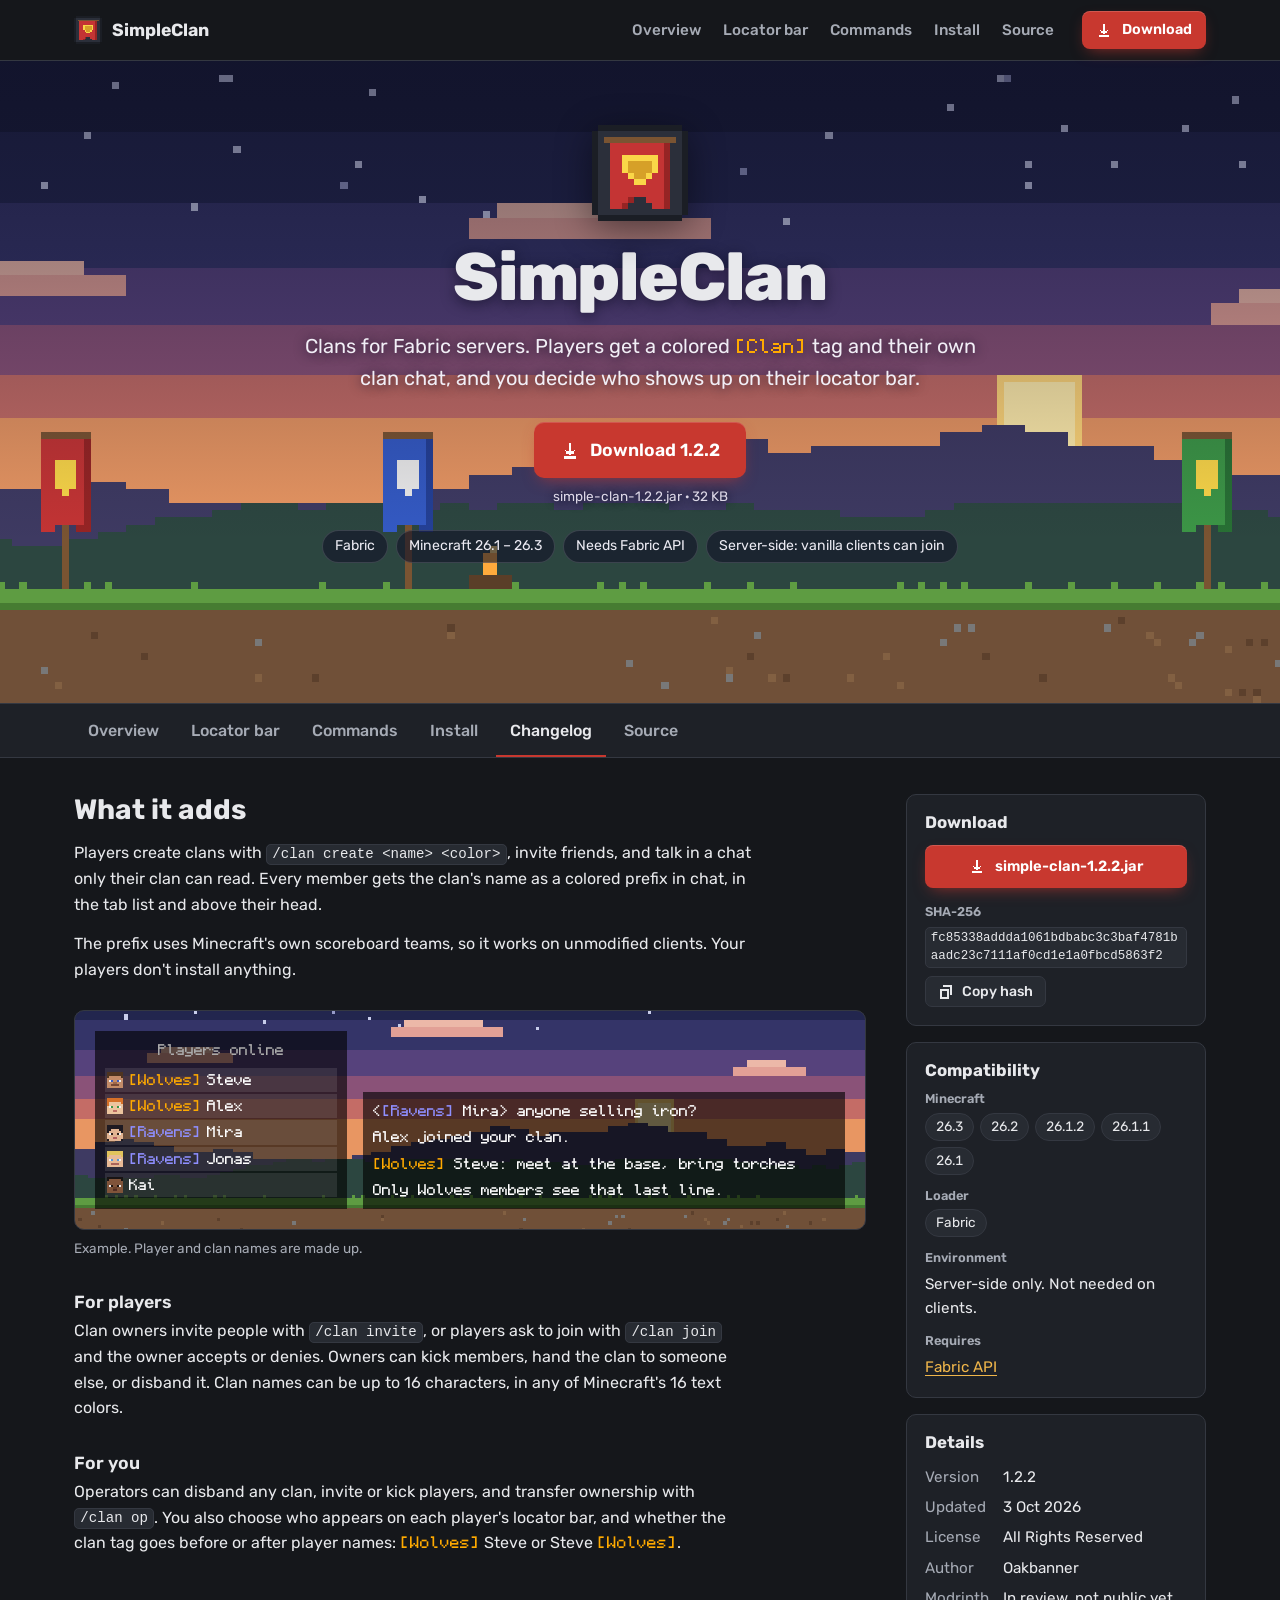
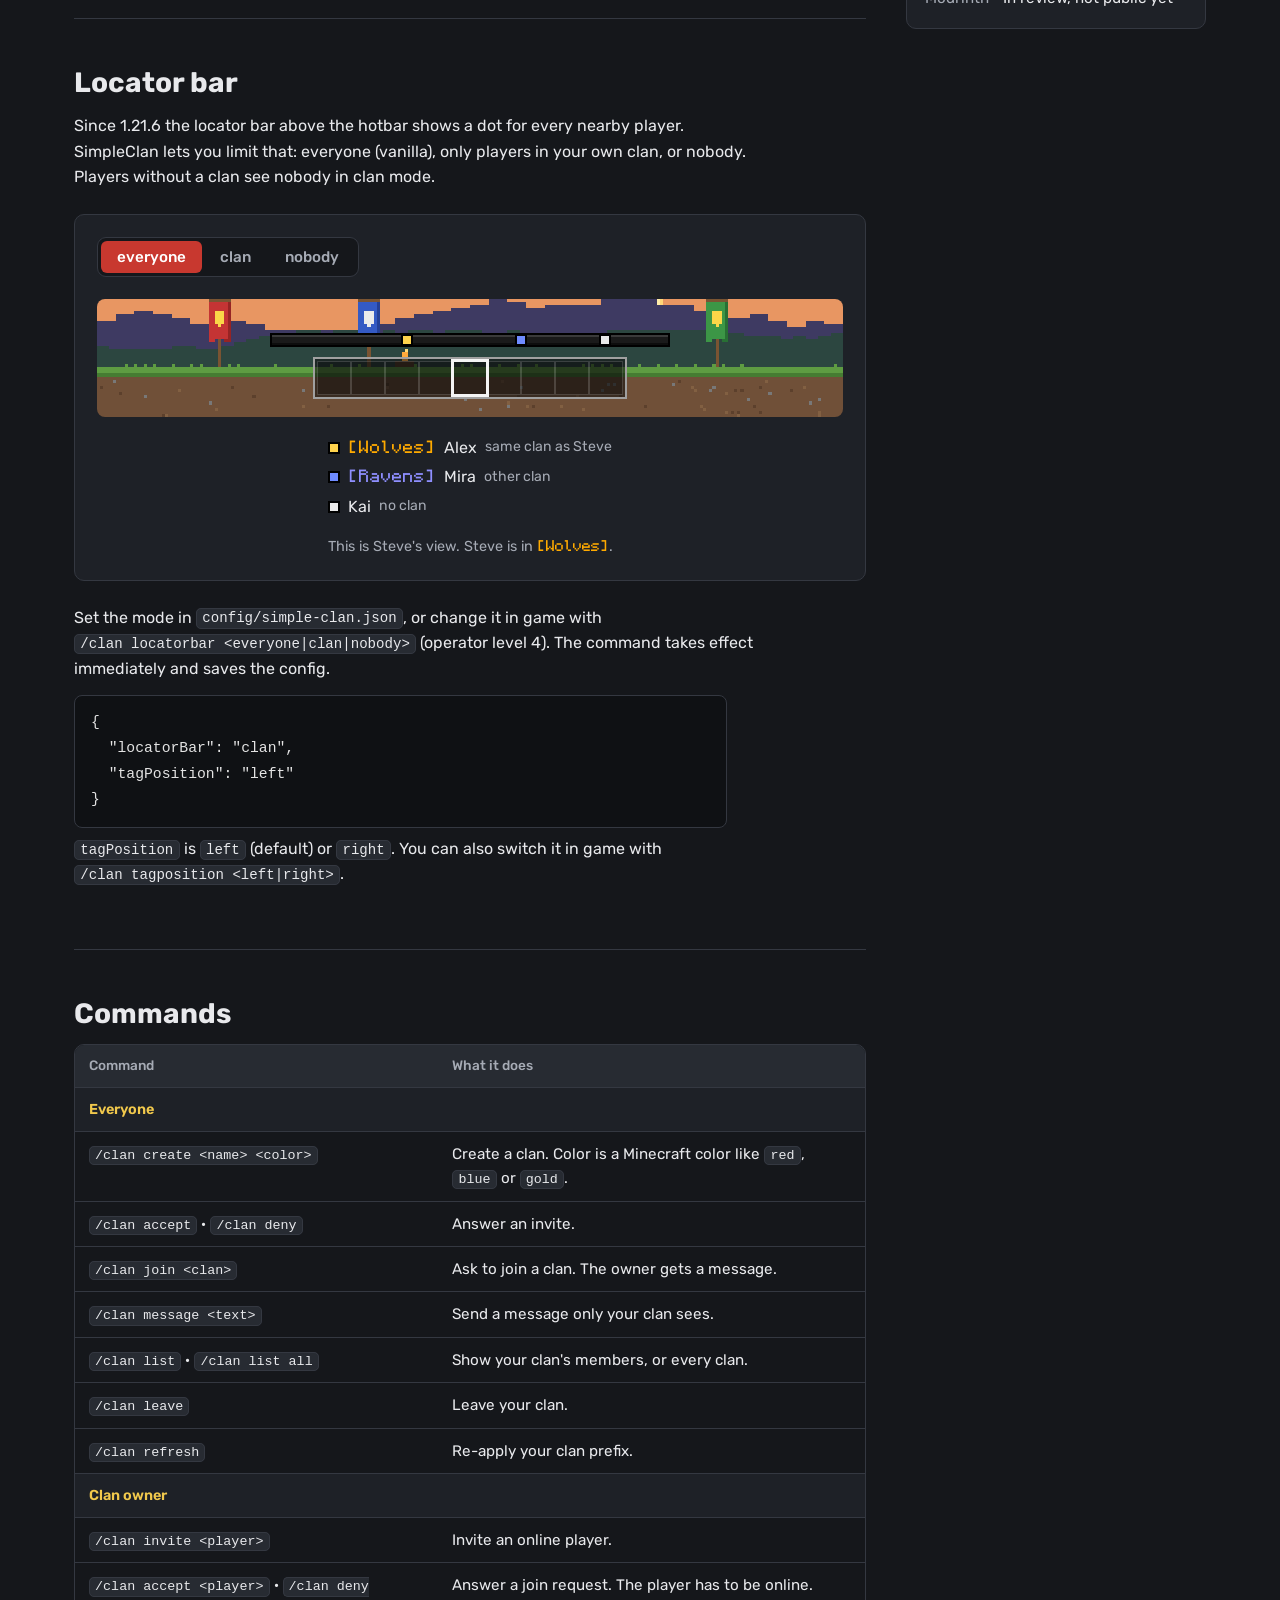
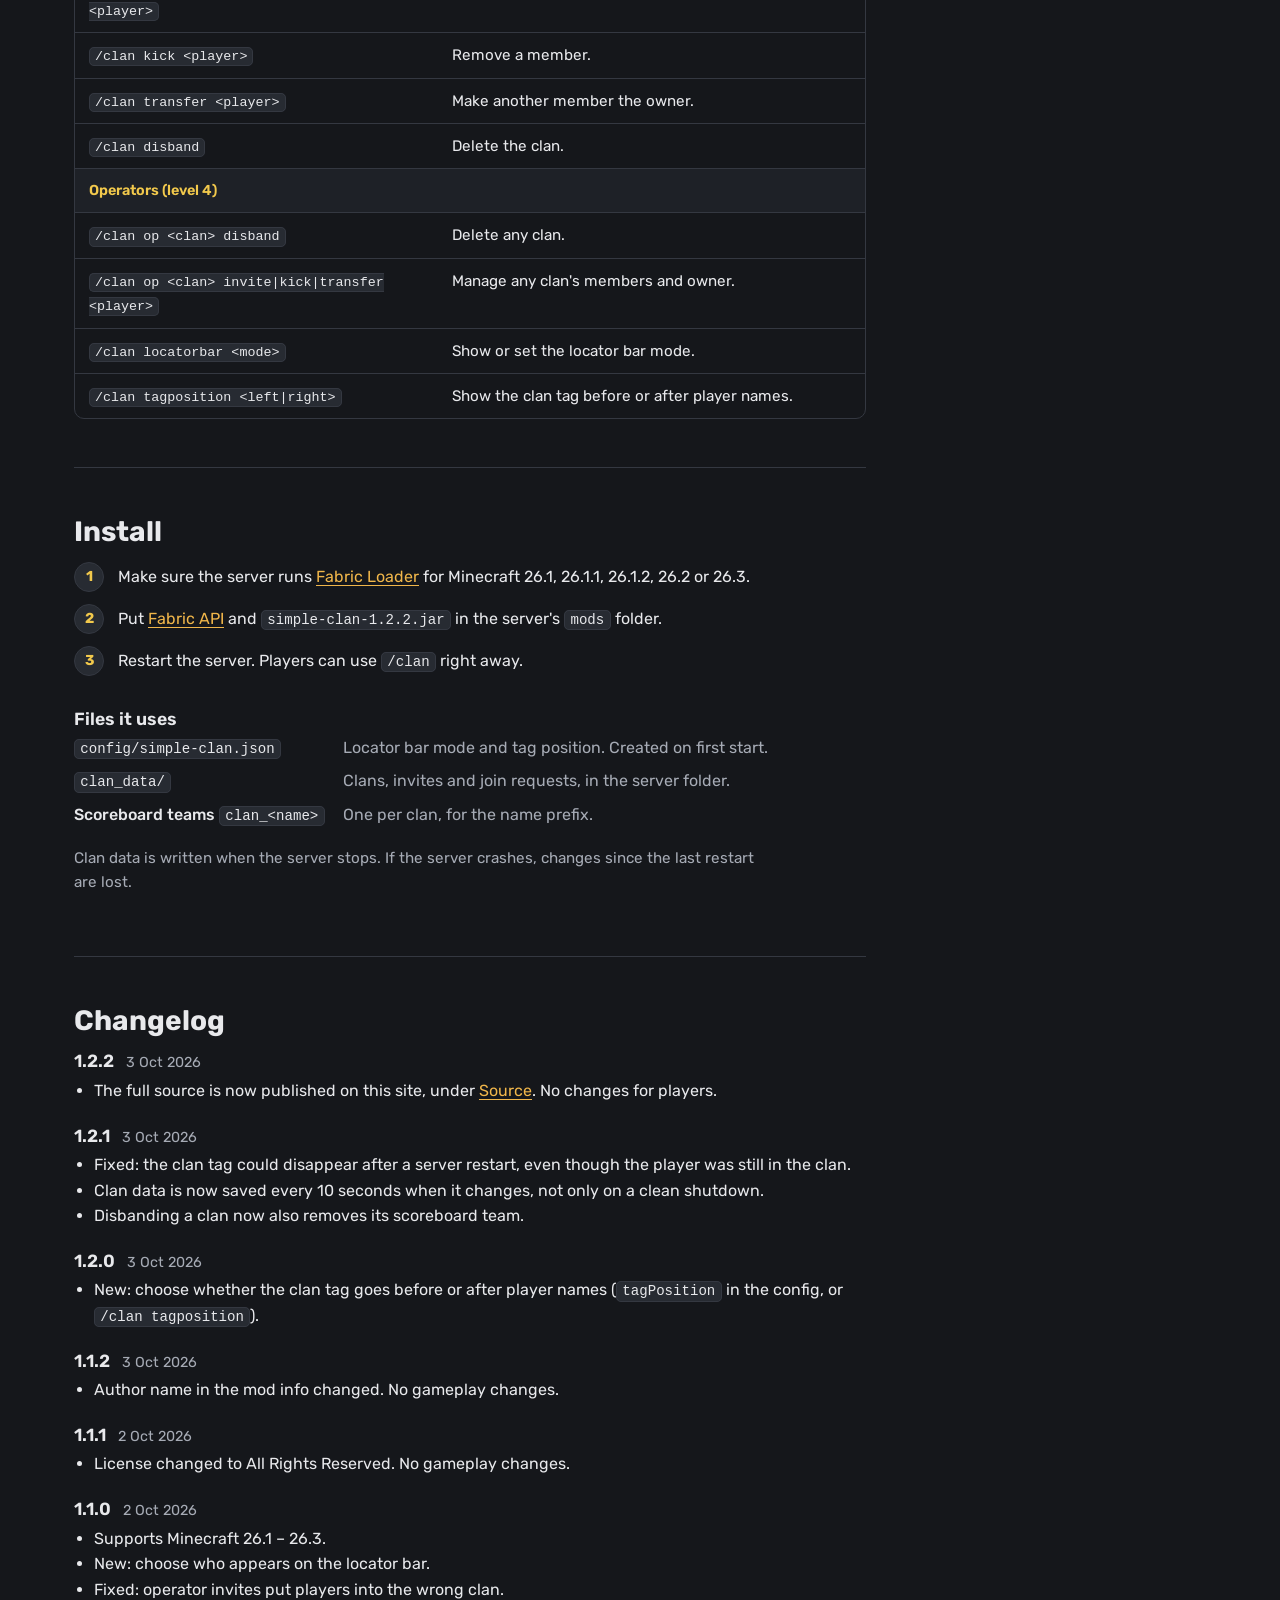
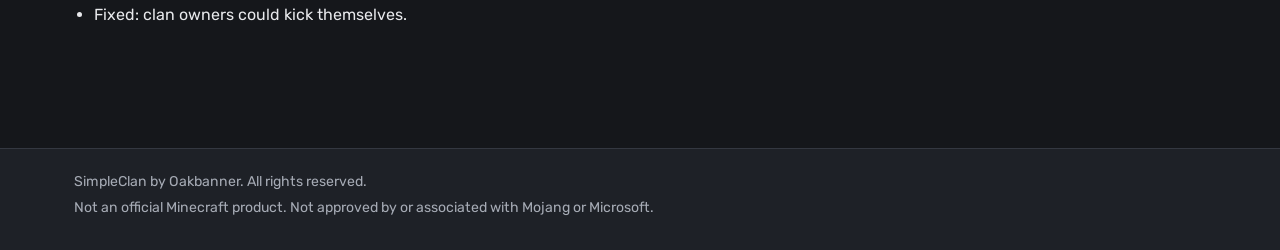
<file: index.html>
<!doctype html>
<html lang="en">
<head>
<meta charset="utf-8">
<meta name="viewport" content="width=device-width, initial-scale=1">
<title>SimpleClan: clans for Fabric servers</title>
<meta name="description" content="SimpleClan is a server-side Fabric mod for Minecraft 26.1 to 26.3. Players get colored clan tags and clan chat, and admins choose who appears on the locator bar.">
<meta name="theme-color" content="#c8382f">
<meta property="og:type" content="website">
<meta property="og:site_name" content="Minecraft mod for Fabric 26.x">
<meta property="og:url" content="https://diffrentguesser.github.io/simpleclan/">
<meta property="og:title" content="SimpleClan">
<meta property="og:description" content="Clans for Fabric servers: colored [Clan] tags, clan chat, and locator bar control. Server-side only.">
<meta property="og:image" content="https://diffrentguesser.github.io/simpleclan/assets/og.png">
<meta property="og:image:width" content="1200">
<meta property="og:image:height" content="630">
<meta property="og:image:alt" content="SimpleClan: a red clan banner over a pixel-art Minecraft dusk landscape">
<meta name="twitter:card" content="summary_large_image">
<meta name="twitter:image" content="https://diffrentguesser.github.io/simpleclan/assets/og.png">
<link rel="icon" type="image/png" href="assets/icon.png">
<link rel="preload" href="assets/fonts/rubik.woff2" as="font" type="font/woff2" crossorigin>
<link rel="stylesheet" href="style.css">
</head>
<body>
<!--
THESIS: The familiar mod-site page (Geyser-style scene hero, Modrinth-style project layout), done with care, so a server admin can judge SimpleClan in under a minute.
OWN-WORLD: Dark slate page (#15171b), raised panels, banner red #c8382f as the one action color, banner gold for highlights, Minecraft chat colors only inside in-game examples. Rubik for text, Monocraft for in-game lettering, hand-drawn pixel scene and pixel icons.
STORY: An admin learns what players get (tags, clan chat), sees the locator bar modes working, checks commands and files touched, and downloads the jar.
FIRST VIEWPORT: Full-bleed pixel dusk scene with three clan banners; centered icon, "SimpleClan", one-line pitch, red Download button plus jar size, meta row (Fabric, 26.1–26.3, server-side).
FORM: canon (category standard), user-chosen; seed d706c2dd.
FINISH: unreviewed and undocumented is unfinished; this build ends with the finish review, the verdict, DESIGN.md, and every shipping raster carrying its provenance
-->
<a class="skip" href="#main">Skip to content</a>

<header class="topbar">
  <div class="wrap topbar-inner">
    <a class="brand" href="#top" aria-label="SimpleClan home">
      <img src="assets/icon.png" width="28" height="28" alt="">
      <span>SimpleClan</span>
    </a>
    <nav class="topnav" aria-label="Sections">
      <a href="#overview">Overview</a>
      <a href="#locator-bar">Locator bar</a>
      <a href="#commands">Commands</a>
      <a href="#install">Install</a>
      <a href="source.html">Source</a>
    </nav>
    <a class="btn btn-small" href="downloads/simple-clan-1.2.2.jar" download>
      <svg class="ico" viewBox="0 0 16 16" aria-hidden="true"><path d="M7 2h2v7h2v2H9v1H7v-1H5V9h2zM3 13h10v2H3z"/><path d="M4 8h1v1H4zm7 0h1v1h-1z"/></svg>
      Download
    </a>
  </div>
</header>

<section class="hero" id="top" aria-labelledby="hero-title">
  <div class="hero-scene" aria-hidden="true"></div>
  <div class="wrap hero-inner">
    <img class="hero-icon" src="assets/icon.png" width="96" height="96" alt="SimpleClan icon: a red banner with a gold shield">
    <h1 id="hero-title">SimpleClan</h1>
    <p class="hero-pitch">Clans for Fabric servers. Players get a colored <span class="tag tag-gold">[Clan]</span> tag and their own clan chat, and you decide who shows up on their locator bar.</p>
    <div class="hero-actions">
      <a class="btn btn-big" href="downloads/simple-clan-1.2.2.jar" download>
        <svg class="ico" viewBox="0 0 16 16" aria-hidden="true"><path d="M7 2h2v7h2v2H9v1H7v-1H5V9h2zM3 13h10v2H3z"/><path d="M4 8h1v1H4zm7 0h1v1h-1z"/></svg>
        Download 1.2.2
      </a>
      <span class="hero-file">simple-clan-1.2.2.jar · 32 KB</span>
    </div>
    <ul class="hero-meta" aria-label="Compatibility">
      <li>Fabric</li>
      <li>Minecraft 26.1 – 26.3</li>
      <li>Needs Fabric API</li>
      <li>Server-side: vanilla clients can join</li>
    </ul>
  </div>
</section>

<nav class="tabs" aria-label="Page sections">
  <div class="wrap tabs-inner">
    <a href="#overview" class="on">Overview</a>
    <a href="#locator-bar">Locator bar</a>
    <a href="#commands">Commands</a>
    <a href="#install">Install</a>
    <a href="#changelog">Changelog</a>
    <a href="source.html">Source</a>
  </div>
</nav>

<div class="wrap layout">
  <main id="main">

    <section id="overview" class="block" aria-labelledby="overview-title">
      <h2 id="overview-title">What it adds</h2>
      <p>Players create clans with <code>/clan create &lt;name&gt; &lt;color&gt;</code>, invite friends, and talk in a chat only their clan can read. Every member gets the clan's name as a colored prefix in chat, in the tab list and above their head.</p>
      <p>The prefix uses Minecraft's own scoreboard teams, so it works on unmodified clients. Your players don't install anything.</p>

      <figure class="ingame" aria-label="Example of SimpleClan in game">
        <div class="ingame-view">
        <div class="tablist" role="img" aria-label="Tab list showing players with clan prefixes">
          <div class="tablist-title">Players online</div>
          <ul>
            <li><span class="face" style="--f:0"></span><span class="mc-gold">[Wolves] </span>Steve</li>
            <li><span class="face" style="--f:1"></span><span class="mc-gold">[Wolves] </span>Alex</li>
            <li><span class="face" style="--f:2"></span><span class="mc-blue">[Ravens] </span>Mira</li>
            <li><span class="face" style="--f:3"></span><span class="mc-blue">[Ravens] </span>Jonas</li>
            <li><span class="face" style="--f:4"></span>Kai</li>
          </ul>
        </div>
        <div class="chatbox" role="img" aria-label="Chat showing a public message and a clan-only message">
          <p>&lt;<span class="mc-blue">[Ravens] </span>Mira&gt; anyone selling iron?</p>
          <p class="mc-green">Alex joined your clan.</p>
          <p><span class="mc-gold">[Wolves] </span>Steve: meet at the base, bring torches</p>
          <p class="mc-gray">Only Wolves members see that last line.</p>
        </div>
        </div>
        <figcaption>Example. Player and clan names are made up.</figcaption>
      </figure>

      <h3>For players</h3>
      <p>Clan owners invite people with <code>/clan invite</code>, or players ask to join with <code>/clan join</code> and the owner accepts or denies. Owners can kick members, hand the clan to someone else, or disband it. Clan names can be up to 16 characters, in any of Minecraft's 16 text colors.</p>

      <h3>For you</h3>
      <p>Operators can disband any clan, invite or kick players, and transfer ownership with <code>/clan op</code>. You also choose who appears on each player's locator bar, and whether the clan tag goes before or after player names: <span class="tag tag-gold">[Wolves]</span> Steve or Steve <span class="tag tag-gold">[Wolves]</span>.</p>
    </section>

    <section id="locator-bar" class="block" aria-labelledby="locator-title">
      <h2 id="locator-title">Locator bar</h2>
      <p>Since 1.21.6 the locator bar above the hotbar shows a dot for every nearby player. SimpleClan lets you limit that: everyone (vanilla), only players in your own clan, or nobody. Players without a clan see nobody in clan mode.</p>

      <div class="locator" data-mode="everyone">
        <div class="seg" role="radiogroup" aria-label="Locator bar mode">
          <button type="button" role="radio" aria-checked="true" data-set="everyone">everyone</button>
          <button type="button" role="radio" aria-checked="false" data-set="clan">clan</button>
          <button type="button" role="radio" aria-checked="false" data-set="nobody">nobody</button>
        </div>

        <div class="bar-stage">
          <div class="bar" role="img" aria-live="polite" aria-label="Steve's locator bar showing 3 players">
            <span class="dot dot-alex" data-show="everyone clan"></span>
            <span class="dot dot-mira" data-show="everyone"></span>
            <span class="dot dot-kai" data-show="everyone"></span>
          </div>
          <div class="hotbar" aria-hidden="true"><i></i><i></i><i></i><i></i><i class="sel"></i><i></i><i></i><i></i><i></i></div>
        </div>

        <ul class="legend">
          <li data-show="everyone clan"><span class="swatch sw-alex"></span><span class="mc-gold">[Wolves]</span> Alex <em>same clan as Steve</em></li>
          <li data-show="everyone"><span class="swatch sw-mira"></span><span class="mc-blue">[Ravens]</span> Mira <em>other clan</em></li>
          <li data-show="everyone"><span class="swatch sw-kai"></span>Kai <em>no clan</em></li>
        </ul>
        <p class="locator-note">This is Steve's view. Steve is in <span class="mc-gold">[Wolves]</span>.</p>
      </div>

      <p>Set the mode in <code>config/simple-clan.json</code>, or change it in game with <code>/clan locatorbar &lt;everyone|clan|nobody&gt;</code> (operator level 4). The command takes effect immediately and saves the config.</p>
<pre class="code"><code>{
  "locatorBar": "clan",
  "tagPosition": "left"
}</code></pre>
      <p><code>tagPosition</code> is <code>left</code> (default) or <code>right</code>. You can also switch it in game with <code>/clan tagposition &lt;left|right&gt;</code>.</p>
    </section>

    <section id="commands" class="block" aria-labelledby="commands-title">
      <h2 id="commands-title">Commands</h2>
      <div class="table-wrap">
        <table>
          <caption class="sr">All SimpleClan commands</caption>
          <thead><tr><th scope="col">Command</th><th scope="col">What it does</th></tr></thead>
          <tbody>
            <tr class="group"><th colspan="2" scope="colgroup">Everyone</th></tr>
            <tr><td><code>/clan create &lt;name&gt; &lt;color&gt;</code></td><td>Create a clan. Color is a Minecraft color like <code>red</code>, <code>blue</code> or <code>gold</code>.</td></tr>
            <tr><td><code>/clan accept</code> · <code>/clan deny</code></td><td>Answer an invite.</td></tr>
            <tr><td><code>/clan join &lt;clan&gt;</code></td><td>Ask to join a clan. The owner gets a message.</td></tr>
            <tr><td><code>/clan message &lt;text&gt;</code></td><td>Send a message only your clan sees.</td></tr>
            <tr><td><code>/clan list</code> · <code>/clan list all</code></td><td>Show your clan's members, or every clan.</td></tr>
            <tr><td><code>/clan leave</code></td><td>Leave your clan.</td></tr>
            <tr><td><code>/clan refresh</code></td><td>Re-apply your clan prefix.</td></tr>
            <tr class="group"><th colspan="2" scope="colgroup">Clan owner</th></tr>
            <tr><td><code>/clan invite &lt;player&gt;</code></td><td>Invite an online player.</td></tr>
            <tr><td><code>/clan accept &lt;player&gt;</code> · <code>/clan deny &lt;player&gt;</code></td><td>Answer a join request. The player has to be online.</td></tr>
            <tr><td><code>/clan kick &lt;player&gt;</code></td><td>Remove a member.</td></tr>
            <tr><td><code>/clan transfer &lt;player&gt;</code></td><td>Make another member the owner.</td></tr>
            <tr><td><code>/clan disband</code></td><td>Delete the clan.</td></tr>
            <tr class="group"><th colspan="2" scope="colgroup">Operators (level 4)</th></tr>
            <tr><td><code>/clan op &lt;clan&gt; disband</code></td><td>Delete any clan.</td></tr>
            <tr><td><code>/clan op &lt;clan&gt; invite|kick|transfer &lt;player&gt;</code></td><td>Manage any clan's members and owner.</td></tr>
            <tr><td><code>/clan locatorbar &lt;mode&gt;</code></td><td>Show or set the locator bar mode.</td></tr>
            <tr><td><code>/clan tagposition &lt;left|right&gt;</code></td><td>Show the clan tag before or after player names.</td></tr>
          </tbody>
        </table>
      </div>
    </section>

    <section id="install" class="block" aria-labelledby="install-title">
      <h2 id="install-title">Install</h2>
      <ol class="steps">
        <li><span>Make sure the server runs <a href="https://fabricmc.net/use/server/">Fabric Loader</a> for Minecraft 26.1, 26.1.1, 26.1.2, 26.2 or 26.3.</span></li>
        <li><span>Put <a href="https://modrinth.com/mod/fabric-api">Fabric API</a> and <code>simple-clan-1.2.2.jar</code> in the server's <code>mods</code> folder.</span></li>
        <li><span>Restart the server. Players can use <code>/clan</code> right away.</span></li>
      </ol>

      <h3>Files it uses</h3>
      <dl class="files">
        <dt><code>config/simple-clan.json</code></dt><dd>Locator bar mode and tag position. Created on first start.</dd>
        <dt><code>clan_data/</code></dt><dd>Clans, invites and join requests, in the server folder.</dd>
        <dt>Scoreboard teams <code>clan_&lt;name&gt;</code></dt><dd>One per clan, for the name prefix.</dd>
      </dl>
      <p class="note">Clan data is written when the server stops. If the server crashes, changes since the last restart are lost.</p>
    </section>

    <section id="changelog" class="block" aria-labelledby="changelog-title">
      <h2 id="changelog-title">Changelog</h2>
      <article class="release">
        <h3>1.2.2 <time datetime="2026-10-03">3 Oct 2026</time></h3>
        <ul><li>The full source is now published on this site, under <a href="source.html">Source</a>. No changes for players.</li></ul>
      </article>
      <article class="release">
        <h3>1.2.1 <time datetime="2026-10-03">3 Oct 2026</time></h3>
        <ul>
          <li>Fixed: the clan tag could disappear after a server restart, even though the player was still in the clan.</li>
          <li>Clan data is now saved every 10 seconds when it changes, not only on a clean shutdown.</li>
          <li>Disbanding a clan now also removes its scoreboard team.</li>
        </ul>
      </article>
      <article class="release">
        <h3>1.2.0 <time datetime="2026-10-03">3 Oct 2026</time></h3>
        <ul><li>New: choose whether the clan tag goes before or after player names (<code>tagPosition</code> in the config, or <code>/clan tagposition</code>).</li></ul>
      </article>
      <article class="release">
        <h3>1.1.2 <time datetime="2026-10-03">3 Oct 2026</time></h3>
        <ul><li>Author name in the mod info changed. No gameplay changes.</li></ul>
      </article>
      <article class="release">
        <h3>1.1.1 <time datetime="2026-10-02">2 Oct 2026</time></h3>
        <ul><li>License changed to All Rights Reserved. No gameplay changes.</li></ul>
      </article>
      <article class="release">
        <h3>1.1.0 <time datetime="2026-10-02">2 Oct 2026</time></h3>
        <ul>
          <li>Supports Minecraft 26.1 – 26.3.</li>
          <li>New: choose who appears on the locator bar.</li>
          <li>Fixed: operator invites put players into the wrong clan.</li>
          <li>Fixed: clan owners could kick themselves.</li>
        </ul>
      </article>
    </section>
  </main>

  <aside class="side" aria-label="Project details">
    <section class="panel">
      <h2>Download</h2>
      <a class="btn btn-block" href="downloads/simple-clan-1.2.2.jar" download>
        <svg class="ico" viewBox="0 0 16 16" aria-hidden="true"><path d="M7 2h2v7h2v2H9v1H7v-1H5V9h2zM3 13h10v2H3z"/><path d="M4 8h1v1H4zm7 0h1v1h-1z"/></svg>
        simple-clan-1.2.2.jar
      </a>
      <p class="hash-label">SHA-256</p>
      <p class="hash"><code id="sha">fc85338addda1061bdbabc3c3baf4781baadc23c7111af0cd1e1a0fbcd5863f2</code></p>
      <button type="button" class="copy" data-copy="#sha">
        <svg class="ico" viewBox="0 0 16 16" aria-hidden="true"><path d="M5 1h9v10h-2V3H5zM2 5h9v10H2zm2 2v6h5V7z"/></svg>
        <span>Copy hash</span>
      </button>
    </section>

    <section class="panel">
      <h2>Compatibility</h2>
      <h3>Minecraft</h3>
      <ul class="chips"><li>26.3</li><li>26.2</li><li>26.1.2</li><li>26.1.1</li><li>26.1</li></ul>
      <h3>Loader</h3>
      <ul class="chips"><li>Fabric</li></ul>
      <h3>Environment</h3>
      <p>Server-side only. Not needed on clients.</p>
      <h3>Requires</h3>
      <p><a href="https://modrinth.com/mod/fabric-api">Fabric API</a></p>
    </section>

    <section class="panel">
      <h2>Details</h2>
      <dl class="details">
        <dt>Version</dt><dd>1.2.2</dd>
        <dt>Updated</dt><dd><time datetime="2026-10-03">3 Oct 2026</time></dd>
        <dt>License</dt><dd>All Rights Reserved</dd>
        <dt>Author</dt><dd>Oakbanner</dd>
        <dt>Modrinth</dt><dd>In review, not public yet</dd>
      </dl>
    </section>
  </aside>
</div>

<footer class="foot">
  <div class="wrap foot-inner">
    <p>SimpleClan by Oakbanner. All rights reserved.</p>
    <p>Not an official Minecraft product. Not approved by or associated with Mojang or Microsoft.</p>
  </div>
</footer>

<script src="main.js" defer></script>
</body>
</html>
</file>
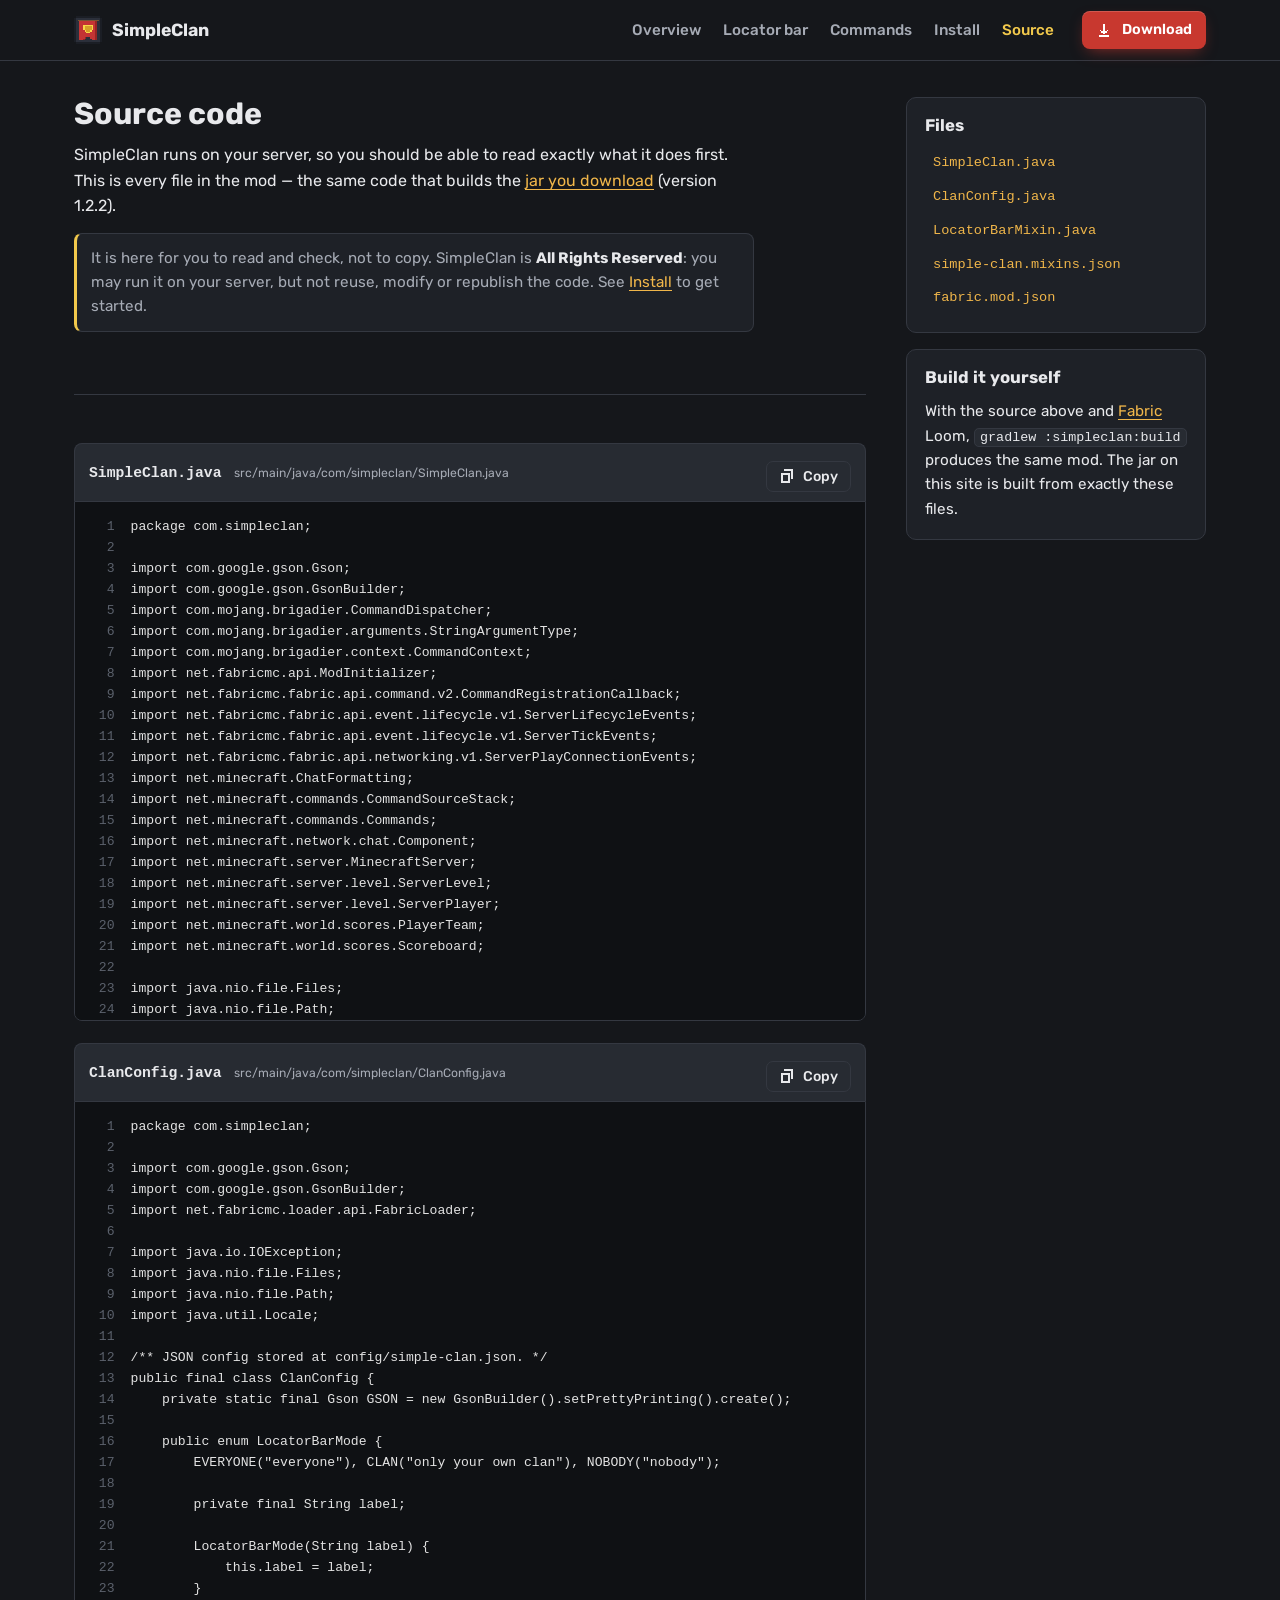
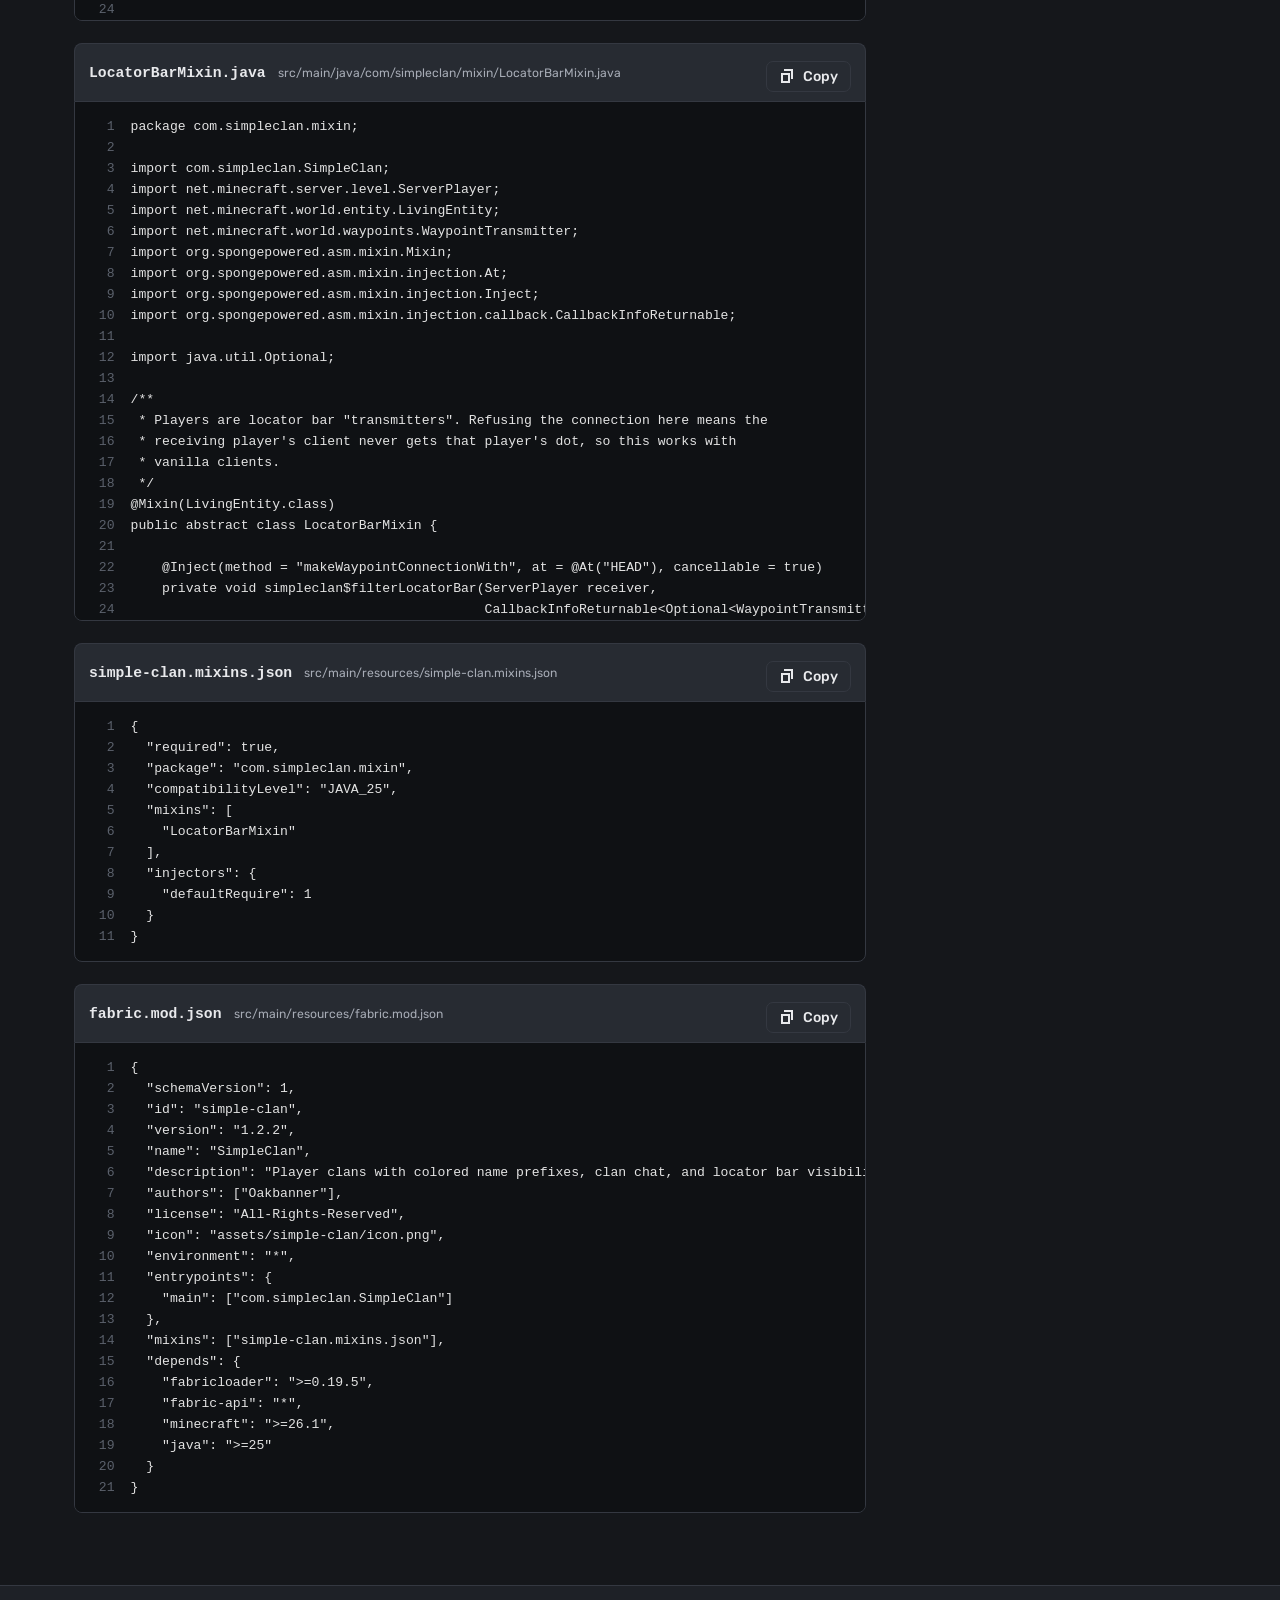
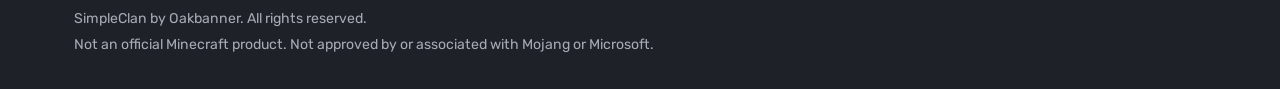
<file: source.html>
<!doctype html>
<html lang="en">
<head>
<meta charset="utf-8">
<meta name="viewport" content="width=device-width, initial-scale=1">
<title>SimpleClan source</title>
<meta name="description" content="The full source of SimpleClan, a server-side Fabric mod, so you can read exactly what it does before running it. Source-available, All Rights Reserved.">
<meta name="theme-color" content="#c8382f">
<meta property="og:type" content="website">
<meta property="og:site_name" content="Minecraft mod for Fabric 26.x">
<meta property="og:url" content="https://diffrentguesser.github.io/simpleclan/source.html">
<meta property="og:title" content="SimpleClan source">
<meta property="og:description" content="Read every line of SimpleClan before you run it. Server-side Fabric mod, source-available.">
<meta property="og:image" content="https://diffrentguesser.github.io/simpleclan/assets/og.png">
<meta property="og:image:width" content="1200">
<meta property="og:image:height" content="630">
<meta name="twitter:card" content="summary_large_image">
<meta name="twitter:image" content="https://diffrentguesser.github.io/simpleclan/assets/og.png">
<link rel="icon" type="image/png" href="assets/icon.png">
<link rel="preload" href="assets/fonts/rubik.woff2" as="font" type="font/woff2" crossorigin>
<link rel="stylesheet" href="style.css">
</head>
<body>
<a class="skip" href="#main">Skip to content</a>

<header class="topbar">
  <div class="wrap topbar-inner">
    <a class="brand" href="index.html" aria-label="SimpleClan home">
      <img src="assets/icon.png" width="28" height="28" alt="">
      <span>SimpleClan</span>
    </a>
    <nav class="topnav" aria-label="Sections">
      <a href="index.html#overview">Overview</a>
      <a href="index.html#locator-bar">Locator bar</a>
      <a href="index.html#commands">Commands</a>
      <a href="index.html#install">Install</a>
      <a href="source.html" aria-current="page">Source</a>
    </nav>
    <a class="btn btn-small" href="downloads/simple-clan-1.2.2.jar" download>
      <svg class="ico" viewBox="0 0 16 16" aria-hidden="true"><path d="M7 2h2v7h2v2H9v1H7v-1H5V9h2zM3 13h10v2H3z"/><path d="M4 8h1v1H4zm7 0h1v1h-1z"/></svg>
      Download
    </a>
  </div>
</header>

<div class="wrap layout layout-source">
  <main id="main">
    <section class="block">
      <h1 class="src-title">Source code</h1>
      <p>SimpleClan runs on your server, so you should be able to read exactly what it does first. This is every file in the mod &mdash; the same code that builds the <a href="downloads/simple-clan-1.2.2.jar" download>jar you download</a> (version 1.2.2).</p>
      <p class="src-note">It is here for you to read and check, not to copy. SimpleClan is <strong>All Rights Reserved</strong>: you may run it on your server, but not reuse, modify or republish the code. See <a href="index.html#install">Install</a> to get started.</p>
    </section>

    <section class="src-file" id="simpleclan-java">
  <div class="src-head">
    <div><span class="src-name">SimpleClan.java</span>
      <span class="src-path">src/main/java/com/simpleclan/SimpleClan.java</span></div>
    <button type="button" class="copy src-copy" data-file="simpleclan-java">
      <svg class="ico" viewBox="0 0 16 16" aria-hidden="true"><path d="M5 1h9v10h-2V3H5zM2 5h9v10H2zm2 2v6h5V7z"/></svg>
      <span>Copy</span>
    </button>
  </div>
  <pre class="src-code"><code id="code-simpleclan-java"><span class="src-ln"></span>package com.simpleclan;
<span class="src-ln"></span>&#8203;
<span class="src-ln"></span>import com.google.gson.Gson;
<span class="src-ln"></span>import com.google.gson.GsonBuilder;
<span class="src-ln"></span>import com.mojang.brigadier.CommandDispatcher;
<span class="src-ln"></span>import com.mojang.brigadier.arguments.StringArgumentType;
<span class="src-ln"></span>import com.mojang.brigadier.context.CommandContext;
<span class="src-ln"></span>import net.fabricmc.api.ModInitializer;
<span class="src-ln"></span>import net.fabricmc.fabric.api.command.v2.CommandRegistrationCallback;
<span class="src-ln"></span>import net.fabricmc.fabric.api.event.lifecycle.v1.ServerLifecycleEvents;
<span class="src-ln"></span>import net.fabricmc.fabric.api.event.lifecycle.v1.ServerTickEvents;
<span class="src-ln"></span>import net.fabricmc.fabric.api.networking.v1.ServerPlayConnectionEvents;
<span class="src-ln"></span>import net.minecraft.ChatFormatting;
<span class="src-ln"></span>import net.minecraft.commands.CommandSourceStack;
<span class="src-ln"></span>import net.minecraft.commands.Commands;
<span class="src-ln"></span>import net.minecraft.network.chat.Component;
<span class="src-ln"></span>import net.minecraft.server.MinecraftServer;
<span class="src-ln"></span>import net.minecraft.server.level.ServerLevel;
<span class="src-ln"></span>import net.minecraft.server.level.ServerPlayer;
<span class="src-ln"></span>import net.minecraft.world.scores.PlayerTeam;
<span class="src-ln"></span>import net.minecraft.world.scores.Scoreboard;
<span class="src-ln"></span>&#8203;
<span class="src-ln"></span>import java.nio.file.Files;
<span class="src-ln"></span>import java.nio.file.Path;
<span class="src-ln"></span>import java.nio.file.Paths;
<span class="src-ln"></span>import java.util.ArrayList;
<span class="src-ln"></span>import java.util.HashMap;
<span class="src-ln"></span>import java.util.HashSet;
<span class="src-ln"></span>import java.util.List;
<span class="src-ln"></span>import java.util.Locale;
<span class="src-ln"></span>import java.util.Map;
<span class="src-ln"></span>import java.util.Map.Entry;
<span class="src-ln"></span>import java.util.Set;
<span class="src-ln"></span>import java.util.UUID;
<span class="src-ln"></span>import java.util.stream.Collectors;
<span class="src-ln"></span>&#8203;
<span class="src-ln"></span>import static net.minecraft.commands.Commands.argument;
<span class="src-ln"></span>import static net.minecraft.commands.Commands.literal;
<span class="src-ln"></span>&#8203;
<span class="src-ln"></span>public class SimpleClan implements ModInitializer {
<span class="src-ln"></span>    private static final Map&lt;String, Clan&gt; clans = new HashMap&lt;&gt;();
<span class="src-ln"></span>    private static final Map&lt;UUID, String&gt; playerClans = new HashMap&lt;&gt;();
<span class="src-ln"></span>    private static final Map&lt;UUID, UUID&gt; pendingInvites = new HashMap&lt;&gt;();
<span class="src-ln"></span>    /** Clan key for each pending invite, so operator invites land in the right clan. */
<span class="src-ln"></span>    private static final Map&lt;UUID, String&gt; pendingInviteClans = new HashMap&lt;&gt;();
<span class="src-ln"></span>    private static final Map&lt;String, List&lt;UUID&gt;&gt; joinRequests = new HashMap&lt;&gt;();
<span class="src-ln"></span>    private static final Gson gson = new GsonBuilder().setPrettyPrinting().create();
<span class="src-ln"></span>    private static Path dataFolder;
<span class="src-ln"></span>    private static ClanConfig config = new ClanConfig();
<span class="src-ln"></span>    /** Last JSON written per data file, so the periodic save only writes what changed. */
<span class="src-ln"></span>    private static final Map&lt;String, String&gt; lastWritten = new HashMap&lt;&gt;();
<span class="src-ln"></span>    private int ticksUntilSave = 200;
<span class="src-ln"></span>    /** Players who joined recently and get their team applied once more, a second later. */
<span class="src-ln"></span>    private final Map&lt;UUID, Integer&gt; teamRecheck = new HashMap&lt;&gt;();
<span class="src-ln"></span>&#8203;
<span class="src-ln"></span>    @Override
<span class="src-ln"></span>    public void onInitialize() {
<span class="src-ln"></span>        System.out.println(&quot;[SimpleClan] Fabric mod initializing...&quot;);
<span class="src-ln"></span>        config = ClanConfig.load();
<span class="src-ln"></span>        CommandRegistrationCallback.EVENT.register((dispatcher, registryAccess, environment) -&gt; this.registerCommands(dispatcher));
<span class="src-ln"></span>        ServerLifecycleEvents.SERVER_STOPPING.register(server -&gt; {
<span class="src-ln"></span>            System.out.println(&quot;[SimpleClan] Server stopping. Saving clan data...&quot;);
<span class="src-ln"></span>            this.saveAllData();
<span class="src-ln"></span>        });
<span class="src-ln"></span>        ServerLifecycleEvents.SERVER_STARTED.register(server -&gt; {
<span class="src-ln"></span>            dataFolder = Paths.get(&quot;clan_data&quot;);
<span class="src-ln"></span>            this.loadAllData();
<span class="src-ln"></span>            this.restoreAllTeams(server);
<span class="src-ln"></span>            this.rebuildPlayerClansMap();
<span class="src-ln"></span>        });
<span class="src-ln"></span>        ServerPlayConnectionEvents.JOIN.register((handler, sender, serverInstance) -&gt; {
<span class="src-ln"></span>            ServerPlayer player = handler.getPlayer();
<span class="src-ln"></span>            this.applyTeamForPlayer(serverInstance, player, true);
<span class="src-ln"></span>            teamRecheck.put(player.getUUID(), 20);
<span class="src-ln"></span>        });
<span class="src-ln"></span>        ServerTickEvents.END_SERVER_TICK.register(this::tick);
<span class="src-ln"></span>    }
<span class="src-ln"></span>&#8203;
<span class="src-ln"></span>    // --- Locator bar --------------------------------------------------------
<span class="src-ln"></span>&#8203;
<span class="src-ln"></span>    /** Called by the locator bar mixin: may {@code receiver} see {@code source} on their locator bar? */
<span class="src-ln"></span>    public static boolean locatorVisible(ServerPlayer source, ServerPlayer receiver) {
<span class="src-ln"></span>        return switch (config.locatorBarMode()) {
<span class="src-ln"></span>            case EVERYONE -&gt; true;
<span class="src-ln"></span>            case NOBODY -&gt; false;
<span class="src-ln"></span>            case CLAN -&gt; {
<span class="src-ln"></span>                String a = playerClans.get(source.getUUID());
<span class="src-ln"></span>                yield a != null &amp;&amp; a.equals(playerClans.get(receiver.getUUID()));
<span class="src-ln"></span>            }
<span class="src-ln"></span>        };
<span class="src-ln"></span>    }
<span class="src-ln"></span>&#8203;
<span class="src-ln"></span>    /** Rebuilds every player&#x27;s locator bar connections after clan membership or the mode changes. */
<span class="src-ln"></span>    private static void refreshLocatorBars(MinecraftServer server) {
<span class="src-ln"></span>        for (ServerLevel level : server.getAllLevels()) {
<span class="src-ln"></span>            for (ServerPlayer p : level.players()) {
<span class="src-ln"></span>                level.getWaypointManager().remakeConnections(p);
<span class="src-ln"></span>            }
<span class="src-ln"></span>        }
<span class="src-ln"></span>    }
<span class="src-ln"></span>&#8203;
<span class="src-ln"></span>    private void tick(MinecraftServer server) {
<span class="src-ln"></span>        if (!teamRecheck.isEmpty()) {
<span class="src-ln"></span>            for (UUID id : new ArrayList&lt;&gt;(teamRecheck.keySet())) {
<span class="src-ln"></span>                int left = teamRecheck.get(id) - 1;
<span class="src-ln"></span>                if (left &gt; 0) {
<span class="src-ln"></span>                    teamRecheck.put(id, left);
<span class="src-ln"></span>                    continue;
<span class="src-ln"></span>                }
<span class="src-ln"></span>                teamRecheck.remove(id);
<span class="src-ln"></span>                ServerPlayer player = server.getPlayerList().getPlayer(id);
<span class="src-ln"></span>                if (player != null) {
<span class="src-ln"></span>                    this.applyTeamForPlayer(server, player, false);
<span class="src-ln"></span>                }
<span class="src-ln"></span>            }
<span class="src-ln"></span>        }
<span class="src-ln"></span>        // Save every 10 seconds (only files that changed), so clans survive a
<span class="src-ln"></span>        // server that is killed instead of stopped cleanly.
<span class="src-ln"></span>        if (dataFolder != null &amp;&amp; --ticksUntilSave &lt;= 0) {
<span class="src-ln"></span>            ticksUntilSave = 200;
<span class="src-ln"></span>            this.saveAllData(false);
<span class="src-ln"></span>        }
<span class="src-ln"></span>    }
<span class="src-ln"></span>&#8203;
<span class="src-ln"></span>    // --- Persistence --------------------------------------------------------
<span class="src-ln"></span>&#8203;
<span class="src-ln"></span>    private void saveAllData() {
<span class="src-ln"></span>        this.saveAllData(true);
<span class="src-ln"></span>    }
<span class="src-ln"></span>&#8203;
<span class="src-ln"></span>    private void writeIfChanged(Path file, String json) throws java.io.IOException {
<span class="src-ln"></span>        String key = file.toString();
<span class="src-ln"></span>        if (json.equals(lastWritten.get(key)) &amp;&amp; Files.exists(file)) {
<span class="src-ln"></span>            return;
<span class="src-ln"></span>        }
<span class="src-ln"></span>        Files.writeString(file, json);
<span class="src-ln"></span>        lastWritten.put(key, json);
<span class="src-ln"></span>    }
<span class="src-ln"></span>&#8203;
<span class="src-ln"></span>    private void saveAllData(boolean log) {
<span class="src-ln"></span>        try {
<span class="src-ln"></span>            if (!Files.exists(dataFolder)) {
<span class="src-ln"></span>                Files.createDirectories(dataFolder);
<span class="src-ln"></span>            }
<span class="src-ln"></span>&#8203;
<span class="src-ln"></span>            Path clansFile = dataFolder.resolve(&quot;clans.json&quot;);
<span class="src-ln"></span>            ClanDataContainer clanContainer = new ClanDataContainer();
<span class="src-ln"></span>            clanContainer.clans = new ArrayList&lt;&gt;(clans.values());
<span class="src-ln"></span>            this.writeIfChanged(clansFile, gson.toJson(clanContainer));
<span class="src-ln"></span>            Path invitesFile = dataFolder.resolve(&quot;invites.json&quot;);
<span class="src-ln"></span>            InviteDataContainer inviteContainer = new InviteDataContainer();
<span class="src-ln"></span>            inviteContainer.invites = new ArrayList&lt;&gt;();
<span class="src-ln"></span>&#8203;
<span class="src-ln"></span>            for (Entry&lt;UUID, UUID&gt; entry : pendingInvites.entrySet()) {
<span class="src-ln"></span>                inviteContainer.invites.add(new InviteEntry(entry.getKey(), entry.getValue(),
<span class="src-ln"></span>                        pendingInviteClans.get(entry.getKey())));
<span class="src-ln"></span>            }
<span class="src-ln"></span>&#8203;
<span class="src-ln"></span>            this.writeIfChanged(invitesFile, gson.toJson(inviteContainer));
<span class="src-ln"></span>            Path requestsFile = dataFolder.resolve(&quot;requests.json&quot;);
<span class="src-ln"></span>            RequestDataContainer requestContainer = new RequestDataContainer();
<span class="src-ln"></span>            requestContainer.requests = new ArrayList&lt;&gt;();
<span class="src-ln"></span>&#8203;
<span class="src-ln"></span>            for (Entry&lt;String, List&lt;UUID&gt;&gt; entry : joinRequests.entrySet()) {
<span class="src-ln"></span>                requestContainer.requests.add(new RequestEntry(entry.getKey(), entry.getValue()));
<span class="src-ln"></span>            }
<span class="src-ln"></span>&#8203;
<span class="src-ln"></span>            this.writeIfChanged(requestsFile, gson.toJson(requestContainer));
<span class="src-ln"></span>            if (log) {
<span class="src-ln"></span>                System.out.println(&quot;[SimpleClan] Data saved successfully.&quot;);
<span class="src-ln"></span>            }
<span class="src-ln"></span>        } catch (Exception e) {
<span class="src-ln"></span>            System.err.println(&quot;[SimpleClan] Failed to save data: &quot; + e.getMessage());
<span class="src-ln"></span>            e.printStackTrace();
<span class="src-ln"></span>        }
<span class="src-ln"></span>    }
<span class="src-ln"></span>&#8203;
<span class="src-ln"></span>    private void loadAllData() {
<span class="src-ln"></span>        try {
<span class="src-ln"></span>            if (!Files.exists(dataFolder)) {
<span class="src-ln"></span>                System.out.println(&quot;[SimpleClan] No data folder found, starting fresh.&quot;);
<span class="src-ln"></span>                return;
<span class="src-ln"></span>            }
<span class="src-ln"></span>&#8203;
<span class="src-ln"></span>            Path clansFile = dataFolder.resolve(&quot;clans.json&quot;);
<span class="src-ln"></span>            if (Files.exists(clansFile)) {
<span class="src-ln"></span>                ClanDataContainer clanContainer = gson.fromJson(Files.readString(clansFile), ClanDataContainer.class);
<span class="src-ln"></span>                if (clanContainer != null &amp;&amp; clanContainer.clans != null) {
<span class="src-ln"></span>                    clans.clear();
<span class="src-ln"></span>                    for (Clan clan : clanContainer.clans) {
<span class="src-ln"></span>                        clans.put(clan.name.toLowerCase(Locale.ROOT), clan);
<span class="src-ln"></span>                    }
<span class="src-ln"></span>                    System.out.println(&quot;[SimpleClan] Loaded &quot; + clans.size() + &quot; clans.&quot;);
<span class="src-ln"></span>                }
<span class="src-ln"></span>            }
<span class="src-ln"></span>&#8203;
<span class="src-ln"></span>            Path invitesFile = dataFolder.resolve(&quot;invites.json&quot;);
<span class="src-ln"></span>            if (Files.exists(invitesFile)) {
<span class="src-ln"></span>                InviteDataContainer inviteContainer = gson.fromJson(Files.readString(invitesFile), InviteDataContainer.class);
<span class="src-ln"></span>                if (inviteContainer != null &amp;&amp; inviteContainer.invites != null) {
<span class="src-ln"></span>                    pendingInvites.clear();
<span class="src-ln"></span>                    pendingInviteClans.clear();
<span class="src-ln"></span>                    for (InviteEntry entry : inviteContainer.invites) {
<span class="src-ln"></span>                        pendingInvites.put(entry.invitee, entry.inviter);
<span class="src-ln"></span>                        if (entry.clan != null) {
<span class="src-ln"></span>                            pendingInviteClans.put(entry.invitee, entry.clan);
<span class="src-ln"></span>                        }
<span class="src-ln"></span>                    }
<span class="src-ln"></span>                }
<span class="src-ln"></span>            }
<span class="src-ln"></span>&#8203;
<span class="src-ln"></span>            Path requestsFile = dataFolder.resolve(&quot;requests.json&quot;);
<span class="src-ln"></span>            if (Files.exists(requestsFile)) {
<span class="src-ln"></span>                RequestDataContainer requestContainer = gson.fromJson(Files.readString(requestsFile), RequestDataContainer.class);
<span class="src-ln"></span>                if (requestContainer != null &amp;&amp; requestContainer.requests != null) {
<span class="src-ln"></span>                    joinRequests.clear();
<span class="src-ln"></span>                    for (RequestEntry entry : requestContainer.requests) {
<span class="src-ln"></span>                        joinRequests.put(entry.clanName, entry.requests);
<span class="src-ln"></span>                    }
<span class="src-ln"></span>                }
<span class="src-ln"></span>            }
<span class="src-ln"></span>        } catch (Exception e) {
<span class="src-ln"></span>            System.err.println(&quot;[SimpleClan] Failed to load data: &quot; + e.getMessage());
<span class="src-ln"></span>            e.printStackTrace();
<span class="src-ln"></span>        }
<span class="src-ln"></span>    }
<span class="src-ln"></span>&#8203;
<span class="src-ln"></span>    private void rebuildPlayerClansMap() {
<span class="src-ln"></span>        playerClans.clear();
<span class="src-ln"></span>        for (Entry&lt;String, Clan&gt; entry : clans.entrySet()) {
<span class="src-ln"></span>            for (UUID memberId : entry.getValue().members) {
<span class="src-ln"></span>                playerClans.put(memberId, entry.getKey());
<span class="src-ln"></span>            }
<span class="src-ln"></span>        }
<span class="src-ln"></span>        System.out.println(&quot;[SimpleClan] Rebuilt player-clan mapping for &quot; + playerClans.size() + &quot; players.&quot;);
<span class="src-ln"></span>    }
<span class="src-ln"></span>&#8203;
<span class="src-ln"></span>    // --- Commands -----------------------------------------------------------
<span class="src-ln"></span>&#8203;
<span class="src-ln"></span>    private void registerCommands(CommandDispatcher&lt;CommandSourceStack&gt; dispatcher) {
<span class="src-ln"></span>        dispatcher.register(literal(&quot;clan&quot;)
<span class="src-ln"></span>                .then(literal(&quot;create&quot;)
<span class="src-ln"></span>                        .then(argument(&quot;name&quot;, StringArgumentType.word())
<span class="src-ln"></span>                                .then(argument(&quot;color&quot;, StringArgumentType.word()).executes(this::cmdCreate))))
<span class="src-ln"></span>                .then(literal(&quot;invite&quot;)
<span class="src-ln"></span>                        .then(argument(&quot;player&quot;, StringArgumentType.word()).executes(this::cmdInvite)))
<span class="src-ln"></span>                .then(literal(&quot;accept&quot;).executes(this::cmdAccept)
<span class="src-ln"></span>                        .then(argument(&quot;player&quot;, StringArgumentType.word()).executes(this::cmdAcceptPlayer)))
<span class="src-ln"></span>                .then(literal(&quot;deny&quot;).executes(this::cmdDeny)
<span class="src-ln"></span>                        .then(argument(&quot;player&quot;, StringArgumentType.word()).executes(this::cmdDenyPlayer)))
<span class="src-ln"></span>                .then(literal(&quot;kick&quot;)
<span class="src-ln"></span>                        .then(argument(&quot;player&quot;, StringArgumentType.word()).executes(this::cmdKick)))
<span class="src-ln"></span>                .then(literal(&quot;leave&quot;).executes(this::cmdLeave))
<span class="src-ln"></span>                .then(literal(&quot;disband&quot;).executes(this::cmdDisband))
<span class="src-ln"></span>                .then(literal(&quot;transfer&quot;)
<span class="src-ln"></span>                        .then(argument(&quot;player&quot;, StringArgumentType.word()).executes(this::cmdTransfer)))
<span class="src-ln"></span>                .then(literal(&quot;join&quot;)
<span class="src-ln"></span>                        .then(argument(&quot;name&quot;, StringArgumentType.word()).executes(this::cmdJoin)))
<span class="src-ln"></span>                .then(literal(&quot;message&quot;)
<span class="src-ln"></span>                        .then(argument(&quot;message&quot;, StringArgumentType.greedyString()).executes(this::cmdMessage)))
<span class="src-ln"></span>                .then(literal(&quot;list&quot;).executes(this::cmdList)
<span class="src-ln"></span>                        .then(literal(&quot;all&quot;).executes(this::cmdListAll)))
<span class="src-ln"></span>                .then(literal(&quot;refresh&quot;).executes(this::cmdRefresh))
<span class="src-ln"></span>                .then(literal(&quot;locatorbar&quot;)
<span class="src-ln"></span>                        .requires(Commands.hasPermission(Commands.LEVEL_OWNERS))
<span class="src-ln"></span>                        .executes(this::cmdLocatorBarShow)
<span class="src-ln"></span>                        .then(literal(&quot;everyone&quot;).executes(ctx -&gt; cmdLocatorBarSet(ctx, ClanConfig.LocatorBarMode.EVERYONE)))
<span class="src-ln"></span>                        .then(literal(&quot;clan&quot;).executes(ctx -&gt; cmdLocatorBarSet(ctx, ClanConfig.LocatorBarMode.CLAN)))
<span class="src-ln"></span>                        .then(literal(&quot;nobody&quot;).executes(ctx -&gt; cmdLocatorBarSet(ctx, ClanConfig.LocatorBarMode.NOBODY))))
<span class="src-ln"></span>                .then(literal(&quot;tagposition&quot;)
<span class="src-ln"></span>                        .requires(Commands.hasPermission(Commands.LEVEL_OWNERS))
<span class="src-ln"></span>                        .executes(this::cmdTagPositionShow)
<span class="src-ln"></span>                        .then(literal(&quot;left&quot;).executes(ctx -&gt; cmdTagPositionSet(ctx, &quot;left&quot;)))
<span class="src-ln"></span>                        .then(literal(&quot;right&quot;).executes(ctx -&gt; cmdTagPositionSet(ctx, &quot;right&quot;))))
<span class="src-ln"></span>                .then(literal(&quot;op&quot;)
<span class="src-ln"></span>                        .requires(Commands.hasPermission(Commands.LEVEL_OWNERS))
<span class="src-ln"></span>                        .then(argument(&quot;clanname&quot;, StringArgumentType.word())
<span class="src-ln"></span>                                .then(literal(&quot;disband&quot;).executes(this::cmdOpDisband))
<span class="src-ln"></span>                                .then(literal(&quot;invite&quot;)
<span class="src-ln"></span>                                        .then(argument(&quot;player&quot;, StringArgumentType.word()).executes(this::cmdOpInvite)))
<span class="src-ln"></span>                                .then(literal(&quot;kick&quot;)
<span class="src-ln"></span>                                        .then(argument(&quot;player&quot;, StringArgumentType.word()).executes(this::cmdOpKick)))
<span class="src-ln"></span>                                .then(literal(&quot;transfer&quot;)
<span class="src-ln"></span>                                        .then(argument(&quot;player&quot;, StringArgumentType.word()).executes(this::cmdOpTransfer))))));
<span class="src-ln"></span>    }
<span class="src-ln"></span>&#8203;
<span class="src-ln"></span>    private static void msg(ServerPlayer player, Component text) {
<span class="src-ln"></span>        player.sendSystemMessage(text);
<span class="src-ln"></span>    }
<span class="src-ln"></span>&#8203;
<span class="src-ln"></span>    private static Component red(String s) {
<span class="src-ln"></span>        return Component.literal(s).withStyle(ChatFormatting.RED);
<span class="src-ln"></span>    }
<span class="src-ln"></span>&#8203;
<span class="src-ln"></span>    private static Component green(String s) {
<span class="src-ln"></span>        return Component.literal(s).withStyle(ChatFormatting.GREEN);
<span class="src-ln"></span>    }
<span class="src-ln"></span>&#8203;
<span class="src-ln"></span>    private int cmdTagPositionShow(CommandContext&lt;CommandSourceStack&gt; ctx) {
<span class="src-ln"></span>        ctx.getSource().sendSuccess(() -&gt; Component.literal(&quot;Clan tags are shown &quot;
<span class="src-ln"></span>                + (config.tagOnRight() ? &quot;right of&quot; : &quot;left of&quot;) + &quot; player names.&quot;)
<span class="src-ln"></span>                .withStyle(ChatFormatting.AQUA), false);
<span class="src-ln"></span>        return 1;
<span class="src-ln"></span>    }
<span class="src-ln"></span>&#8203;
<span class="src-ln"></span>    private int cmdTagPositionSet(CommandContext&lt;CommandSourceStack&gt; ctx, String side) {
<span class="src-ln"></span>        config.tagPosition = side;
<span class="src-ln"></span>        config.save();
<span class="src-ln"></span>        this.restoreAllTeams(ctx.getSource().getServer());
<span class="src-ln"></span>        ctx.getSource().sendSuccess(() -&gt; Component.literal(&quot;Clan tags are now shown &quot; + side + &quot; of player names.&quot;)
<span class="src-ln"></span>                .withStyle(ChatFormatting.GREEN), true);
<span class="src-ln"></span>        return 1;
<span class="src-ln"></span>    }
<span class="src-ln"></span>&#8203;
<span class="src-ln"></span>    private int cmdLocatorBarShow(CommandContext&lt;CommandSourceStack&gt; ctx) {
<span class="src-ln"></span>        ctx.getSource().sendSuccess(() -&gt; Component.literal(&quot;Locator bar shows: &quot; + config.locatorBarMode().label())
<span class="src-ln"></span>                .withStyle(ChatFormatting.AQUA), false);
<span class="src-ln"></span>        return 1;
<span class="src-ln"></span>    }
<span class="src-ln"></span>&#8203;
<span class="src-ln"></span>    private int cmdLocatorBarSet(CommandContext&lt;CommandSourceStack&gt; ctx, ClanConfig.LocatorBarMode mode) {
<span class="src-ln"></span>        config.locatorBar = mode.name().toLowerCase(Locale.ROOT);
<span class="src-ln"></span>        config.save();
<span class="src-ln"></span>        refreshLocatorBars(ctx.getSource().getServer());
<span class="src-ln"></span>        ctx.getSource().sendSuccess(() -&gt; Component.literal(&quot;Locator bar now shows: &quot; + mode.label())
<span class="src-ln"></span>                .withStyle(ChatFormatting.GREEN), true);
<span class="src-ln"></span>        return 1;
<span class="src-ln"></span>    }
<span class="src-ln"></span>&#8203;
<span class="src-ln"></span>    private int cmdCreate(CommandContext&lt;CommandSourceStack&gt; ctx) {
<span class="src-ln"></span>        ServerPlayer player = this.getPlayer(ctx);
<span class="src-ln"></span>        if (player == null) {
<span class="src-ln"></span>            return 0;
<span class="src-ln"></span>        }
<span class="src-ln"></span>&#8203;
<span class="src-ln"></span>        UUID playerId = player.getUUID();
<span class="src-ln"></span>        String name = StringArgumentType.getString(ctx, &quot;name&quot;);
<span class="src-ln"></span>        String colorArg = StringArgumentType.getString(ctx, &quot;color&quot;).toUpperCase(Locale.ROOT);
<span class="src-ln"></span>        if (playerClans.containsKey(playerId)) {
<span class="src-ln"></span>            msg(player, red(&quot;You are already in a clan.&quot;));
<span class="src-ln"></span>            return 1;
<span class="src-ln"></span>        }
<span class="src-ln"></span>&#8203;
<span class="src-ln"></span>        if (name.length() &gt; 16) {
<span class="src-ln"></span>            msg(player, red(&quot;Clan name too long (max 16 chars).&quot;));
<span class="src-ln"></span>            return 1;
<span class="src-ln"></span>        }
<span class="src-ln"></span>&#8203;
<span class="src-ln"></span>        ChatFormatting color;
<span class="src-ln"></span>        try {
<span class="src-ln"></span>            color = ChatFormatting.valueOf(colorArg);
<span class="src-ln"></span>        } catch (Exception ex) {
<span class="src-ln"></span>            msg(player, red(&quot;Invalid color. Example: RED, BLUE, GREEN&quot;));
<span class="src-ln"></span>            return 1;
<span class="src-ln"></span>        }
<span class="src-ln"></span>&#8203;
<span class="src-ln"></span>        String key = name.toLowerCase(Locale.ROOT);
<span class="src-ln"></span>        if (clans.containsKey(key)) {
<span class="src-ln"></span>            msg(player, red(&quot;A clan with that name already exists.&quot;));
<span class="src-ln"></span>            return 1;
<span class="src-ln"></span>        }
<span class="src-ln"></span>&#8203;
<span class="src-ln"></span>        Clan clan = new Clan(name, color, playerId);
<span class="src-ln"></span>        clan.members.add(playerId);
<span class="src-ln"></span>        clans.put(key, clan);
<span class="src-ln"></span>        playerClans.put(playerId, key);
<span class="src-ln"></span>        this.applyTeamForClan(player.level().getServer(), clan);
<span class="src-ln"></span>        refreshLocatorBars(player.level().getServer());
<span class="src-ln"></span>        msg(player, Component.literal(&quot;Clan created: &quot;).append(Component.literal(name).withStyle(color)));
<span class="src-ln"></span>        return 1;
<span class="src-ln"></span>    }
<span class="src-ln"></span>&#8203;
<span class="src-ln"></span>    private int cmdInvite(CommandContext&lt;CommandSourceStack&gt; ctx) {
<span class="src-ln"></span>        ServerPlayer player = this.getPlayer(ctx);
<span class="src-ln"></span>        if (player == null) {
<span class="src-ln"></span>            return 0;
<span class="src-ln"></span>        }
<span class="src-ln"></span>        UUID playerId = player.getUUID();
<span class="src-ln"></span>        String targetName = StringArgumentType.getString(ctx, &quot;player&quot;);
<span class="src-ln"></span>        String clanKey = playerClans.get(playerId);
<span class="src-ln"></span>        if (clanKey == null) {
<span class="src-ln"></span>            msg(player, red(&quot;You are not in a clan.&quot;));
<span class="src-ln"></span>            return 1;
<span class="src-ln"></span>        }
<span class="src-ln"></span>        Clan clan = clans.get(clanKey);
<span class="src-ln"></span>        if (!clan.owner.equals(playerId)) {
<span class="src-ln"></span>            msg(player, red(&quot;Only the owner can invite players.&quot;));
<span class="src-ln"></span>            return 1;
<span class="src-ln"></span>        }
<span class="src-ln"></span>        ServerPlayer target = this.lookupOnlinePlayer(player.level().getServer(), targetName);
<span class="src-ln"></span>        if (target == null) {
<span class="src-ln"></span>            msg(player, red(&quot;Player not found.&quot;));
<span class="src-ln"></span>            return 1;
<span class="src-ln"></span>        }
<span class="src-ln"></span>        if (playerClans.containsKey(target.getUUID())) {
<span class="src-ln"></span>            msg(player, red(&quot;That player is already in a clan.&quot;));
<span class="src-ln"></span>            return 1;
<span class="src-ln"></span>        }
<span class="src-ln"></span>        pendingInvites.put(target.getUUID(), playerId);
<span class="src-ln"></span>        pendingInviteClans.put(target.getUUID(), clanKey);
<span class="src-ln"></span>        msg(target, Component.literal(player.getName().getString() + &quot; invited you to join clan &quot;)
<span class="src-ln"></span>                .append(Component.literal(clan.name).withStyle(clan.color))
<span class="src-ln"></span>                .append(Component.literal(&quot;. Type /clan accept to join or /clan deny to decline.&quot;))
<span class="src-ln"></span>                .withStyle(ChatFormatting.YELLOW));
<span class="src-ln"></span>        msg(player, green(&quot;Invite sent to &quot; + target.getName().getString()));
<span class="src-ln"></span>        return 1;
<span class="src-ln"></span>    }
<span class="src-ln"></span>&#8203;
<span class="src-ln"></span>    private int cmdAccept(CommandContext&lt;CommandSourceStack&gt; ctx) {
<span class="src-ln"></span>        ServerPlayer player = this.getPlayer(ctx);
<span class="src-ln"></span>        if (player == null) {
<span class="src-ln"></span>            return 0;
<span class="src-ln"></span>        }
<span class="src-ln"></span>&#8203;
<span class="src-ln"></span>        UUID playerId = player.getUUID();
<span class="src-ln"></span>        if (!pendingInvites.containsKey(playerId)) {
<span class="src-ln"></span>            msg(player, red(&quot;You have no pending invites.&quot;));
<span class="src-ln"></span>            return 1;
<span class="src-ln"></span>        }
<span class="src-ln"></span>&#8203;
<span class="src-ln"></span>        UUID inviterId = pendingInvites.remove(playerId);
<span class="src-ln"></span>        String inviteClan = pendingInviteClans.remove(playerId);
<span class="src-ln"></span>        // Invites saved by older versions have no clan key; fall back to the inviter&#x27;s clan.
<span class="src-ln"></span>        String clanKey = inviteClan != null ? inviteClan : playerClans.get(inviterId);
<span class="src-ln"></span>        if (clanKey == null || !clans.containsKey(clanKey)) {
<span class="src-ln"></span>            msg(player, red(&quot;The inviting clan no longer exists.&quot;));
<span class="src-ln"></span>            return 1;
<span class="src-ln"></span>        }
<span class="src-ln"></span>        if (playerClans.containsKey(playerId)) {
<span class="src-ln"></span>            msg(player, red(&quot;You are already in a clan.&quot;));
<span class="src-ln"></span>            return 1;
<span class="src-ln"></span>        }
<span class="src-ln"></span>&#8203;
<span class="src-ln"></span>        Clan clan = clans.get(clanKey);
<span class="src-ln"></span>        clan.members.add(playerId);
<span class="src-ln"></span>        playerClans.put(playerId, clanKey);
<span class="src-ln"></span>        MinecraftServer server = player.level().getServer();
<span class="src-ln"></span>        this.applyTeamForClan(server, clan);
<span class="src-ln"></span>        refreshLocatorBars(server);
<span class="src-ln"></span>        msg(player, Component.literal(&quot;You joined clan &quot;).append(Component.literal(clan.name).withStyle(clan.color)));
<span class="src-ln"></span>        ServerPlayer inviter = server.getPlayerList().getPlayer(inviterId);
<span class="src-ln"></span>        if (inviter != null) {
<span class="src-ln"></span>            msg(inviter, green(player.getName().getString() + &quot; joined your clan.&quot;));
<span class="src-ln"></span>        }
<span class="src-ln"></span>        return 1;
<span class="src-ln"></span>    }
<span class="src-ln"></span>&#8203;
<span class="src-ln"></span>    private int cmdAcceptPlayer(CommandContext&lt;CommandSourceStack&gt; ctx) {
<span class="src-ln"></span>        ServerPlayer player = this.getPlayer(ctx);
<span class="src-ln"></span>        if (player == null) {
<span class="src-ln"></span>            return 0;
<span class="src-ln"></span>        }
<span class="src-ln"></span>&#8203;
<span class="src-ln"></span>        UUID playerId = player.getUUID();
<span class="src-ln"></span>        String targetName = StringArgumentType.getString(ctx, &quot;player&quot;);
<span class="src-ln"></span>        String ownerClanKey = playerClans.get(playerId);
<span class="src-ln"></span>        if (ownerClanKey == null) {
<span class="src-ln"></span>            msg(player, red(&quot;You are not in a clan.&quot;));
<span class="src-ln"></span>            return 1;
<span class="src-ln"></span>        }
<span class="src-ln"></span>&#8203;
<span class="src-ln"></span>        Clan clan = clans.get(ownerClanKey);
<span class="src-ln"></span>        if (!clan.owner.equals(playerId)) {
<span class="src-ln"></span>            msg(player, red(&quot;Only the owner can accept join requests.&quot;));
<span class="src-ln"></span>            return 1;
<span class="src-ln"></span>        }
<span class="src-ln"></span>&#8203;
<span class="src-ln"></span>        MinecraftServer server = player.level().getServer();
<span class="src-ln"></span>        List&lt;UUID&gt; requests = joinRequests.getOrDefault(ownerClanKey, new ArrayList&lt;&gt;());
<span class="src-ln"></span>        UUID found = findRequest(server, requests, targetName);
<span class="src-ln"></span>        if (found == null) {
<span class="src-ln"></span>            msg(player, red(&quot;No join request from that player (or they are offline).&quot;));
<span class="src-ln"></span>            return 1;
<span class="src-ln"></span>        }
<span class="src-ln"></span>&#8203;
<span class="src-ln"></span>        requests.remove(found);
<span class="src-ln"></span>        joinRequests.put(ownerClanKey, requests);
<span class="src-ln"></span>        if (playerClans.containsKey(found)) {
<span class="src-ln"></span>            msg(player, red(&quot;That player is already in a clan.&quot;));
<span class="src-ln"></span>            return 1;
<span class="src-ln"></span>        }
<span class="src-ln"></span>&#8203;
<span class="src-ln"></span>        clan.members.add(found);
<span class="src-ln"></span>        playerClans.put(found, ownerClanKey);
<span class="src-ln"></span>        this.applyTeamForClan(server, clan);
<span class="src-ln"></span>        refreshLocatorBars(server);
<span class="src-ln"></span>        ServerPlayer newly = server.getPlayerList().getPlayer(found);
<span class="src-ln"></span>        if (newly != null) {
<span class="src-ln"></span>            msg(newly, Component.literal(&quot;Your request to join clan &quot;)
<span class="src-ln"></span>                    .append(Component.literal(clan.name).withStyle(clan.color))
<span class="src-ln"></span>                    .append(Component.literal(&quot; was accepted.&quot;))
<span class="src-ln"></span>                    .withStyle(ChatFormatting.GREEN));
<span class="src-ln"></span>        }
<span class="src-ln"></span>&#8203;
<span class="src-ln"></span>        msg(player, green(&quot;Player accepted into the clan.&quot;));
<span class="src-ln"></span>        return 1;
<span class="src-ln"></span>    }
<span class="src-ln"></span>&#8203;
<span class="src-ln"></span>    private int cmdDeny(CommandContext&lt;CommandSourceStack&gt; ctx) {
<span class="src-ln"></span>        ServerPlayer player = this.getPlayer(ctx);
<span class="src-ln"></span>        if (player == null) {
<span class="src-ln"></span>            return 0;
<span class="src-ln"></span>        }
<span class="src-ln"></span>&#8203;
<span class="src-ln"></span>        UUID playerId = player.getUUID();
<span class="src-ln"></span>        if (pendingInvites.remove(playerId) != null) {
<span class="src-ln"></span>            pendingInviteClans.remove(playerId);
<span class="src-ln"></span>            msg(player, Component.literal(&quot;Invite declined.&quot;).withStyle(ChatFormatting.YELLOW));
<span class="src-ln"></span>        } else {
<span class="src-ln"></span>            msg(player, red(&quot;You have no pending invites.&quot;));
<span class="src-ln"></span>        }
<span class="src-ln"></span>        return 1;
<span class="src-ln"></span>    }
<span class="src-ln"></span>&#8203;
<span class="src-ln"></span>    private int cmdDenyPlayer(CommandContext&lt;CommandSourceStack&gt; ctx) {
<span class="src-ln"></span>        ServerPlayer player = this.getPlayer(ctx);
<span class="src-ln"></span>        if (player == null) {
<span class="src-ln"></span>            return 0;
<span class="src-ln"></span>        }
<span class="src-ln"></span>&#8203;
<span class="src-ln"></span>        UUID playerId = player.getUUID();
<span class="src-ln"></span>        String targetName = StringArgumentType.getString(ctx, &quot;player&quot;);
<span class="src-ln"></span>        String ownerClanKey = playerClans.get(playerId);
<span class="src-ln"></span>        if (ownerClanKey == null) {
<span class="src-ln"></span>            msg(player, red(&quot;You are not in a clan.&quot;));
<span class="src-ln"></span>            return 1;
<span class="src-ln"></span>        }
<span class="src-ln"></span>&#8203;
<span class="src-ln"></span>        Clan clan = clans.get(ownerClanKey);
<span class="src-ln"></span>        if (!clan.owner.equals(playerId)) {
<span class="src-ln"></span>            msg(player, red(&quot;Only the owner can deny join requests.&quot;));
<span class="src-ln"></span>            return 1;
<span class="src-ln"></span>        }
<span class="src-ln"></span>&#8203;
<span class="src-ln"></span>        MinecraftServer server = player.level().getServer();
<span class="src-ln"></span>        List&lt;UUID&gt; requests = joinRequests.getOrDefault(ownerClanKey, new ArrayList&lt;&gt;());
<span class="src-ln"></span>        UUID found = findRequest(server, requests, targetName);
<span class="src-ln"></span>        if (found == null) {
<span class="src-ln"></span>            msg(player, red(&quot;No join request from that player (or they are offline).&quot;));
<span class="src-ln"></span>            return 1;
<span class="src-ln"></span>        }
<span class="src-ln"></span>&#8203;
<span class="src-ln"></span>        requests.remove(found);
<span class="src-ln"></span>        joinRequests.put(ownerClanKey, requests);
<span class="src-ln"></span>        ServerPlayer denied = server.getPlayerList().getPlayer(found);
<span class="src-ln"></span>        if (denied != null) {
<span class="src-ln"></span>            msg(denied, Component.literal(&quot;Your request to join &quot;)
<span class="src-ln"></span>                    .append(Component.literal(clan.name).withStyle(clan.color))
<span class="src-ln"></span>                    .append(Component.literal(&quot; was denied.&quot;))
<span class="src-ln"></span>                    .withStyle(ChatFormatting.YELLOW));
<span class="src-ln"></span>        }
<span class="src-ln"></span>&#8203;
<span class="src-ln"></span>        msg(player, green(&quot;Join request denied.&quot;));
<span class="src-ln"></span>        return 1;
<span class="src-ln"></span>    }
<span class="src-ln"></span>&#8203;
<span class="src-ln"></span>    private static UUID findRequest(MinecraftServer server, List&lt;UUID&gt; requests, String targetName) {
<span class="src-ln"></span>        for (UUID u : new ArrayList&lt;&gt;(requests)) {
<span class="src-ln"></span>            ServerPlayer possible = server.getPlayerList().getPlayer(u);
<span class="src-ln"></span>            if (possible != null &amp;&amp; possible.getName().getString().equalsIgnoreCase(targetName)) {
<span class="src-ln"></span>                return u;
<span class="src-ln"></span>            }
<span class="src-ln"></span>        }
<span class="src-ln"></span>        return null;
<span class="src-ln"></span>    }
<span class="src-ln"></span>&#8203;
<span class="src-ln"></span>    private int cmdKick(CommandContext&lt;CommandSourceStack&gt; ctx) {
<span class="src-ln"></span>        ServerPlayer player = this.getPlayer(ctx);
<span class="src-ln"></span>        if (player == null) {
<span class="src-ln"></span>            return 0;
<span class="src-ln"></span>        }
<span class="src-ln"></span>        UUID playerId = player.getUUID();
<span class="src-ln"></span>        String targetName = StringArgumentType.getString(ctx, &quot;player&quot;);
<span class="src-ln"></span>        String clanKey = playerClans.get(playerId);
<span class="src-ln"></span>        if (clanKey == null) {
<span class="src-ln"></span>            msg(player, red(&quot;You are not in a clan.&quot;));
<span class="src-ln"></span>            return 1;
<span class="src-ln"></span>        }
<span class="src-ln"></span>        Clan clan = clans.get(clanKey);
<span class="src-ln"></span>        if (!clan.owner.equals(playerId)) {
<span class="src-ln"></span>            msg(player, red(&quot;Only the owner can kick members.&quot;));
<span class="src-ln"></span>            return 1;
<span class="src-ln"></span>        }
<span class="src-ln"></span>        MinecraftServer server = player.level().getServer();
<span class="src-ln"></span>        ServerPlayer target = this.lookupOnlinePlayer(server, targetName);
<span class="src-ln"></span>        if (target == null) {
<span class="src-ln"></span>            msg(player, red(&quot;Player not found.&quot;));
<span class="src-ln"></span>            return 1;
<span class="src-ln"></span>        }
<span class="src-ln"></span>        if (!clan.members.contains(target.getUUID())) {
<span class="src-ln"></span>            msg(player, red(&quot;That player is not in your clan.&quot;));
<span class="src-ln"></span>            return 1;
<span class="src-ln"></span>        }
<span class="src-ln"></span>        if (target.getUUID().equals(clan.owner)) {
<span class="src-ln"></span>            msg(player, red(&quot;You can&#x27;t kick yourself. Use /clan disband or /clan transfer.&quot;));
<span class="src-ln"></span>            return 1;
<span class="src-ln"></span>        }
<span class="src-ln"></span>        clan.members.remove(target.getUUID());
<span class="src-ln"></span>        playerClans.remove(target.getUUID());
<span class="src-ln"></span>        this.removeFromTeam(server, target);
<span class="src-ln"></span>        refreshLocatorBars(server);
<span class="src-ln"></span>        msg(player, green(target.getName().getString() + &quot; kicked from clan.&quot;));
<span class="src-ln"></span>        msg(target, Component.literal(&quot;You were kicked from clan &quot;)
<span class="src-ln"></span>                .append(Component.literal(clan.name).withStyle(clan.color))
<span class="src-ln"></span>                .withStyle(ChatFormatting.RED));
<span class="src-ln"></span>        return 1;
<span class="src-ln"></span>    }
<span class="src-ln"></span>&#8203;
<span class="src-ln"></span>    private int cmdLeave(CommandContext&lt;CommandSourceStack&gt; ctx) {
<span class="src-ln"></span>        ServerPlayer player = this.getPlayer(ctx);
<span class="src-ln"></span>        if (player == null) {
<span class="src-ln"></span>            return 0;
<span class="src-ln"></span>        }
<span class="src-ln"></span>        UUID playerId = player.getUUID();
<span class="src-ln"></span>        String clanKey = playerClans.get(playerId);
<span class="src-ln"></span>        if (clanKey == null) {
<span class="src-ln"></span>            msg(player, red(&quot;You are not in a clan.&quot;));
<span class="src-ln"></span>            return 1;
<span class="src-ln"></span>        }
<span class="src-ln"></span>        Clan clan = clans.get(clanKey);
<span class="src-ln"></span>        if (clan.owner.equals(playerId)) {
<span class="src-ln"></span>            msg(player, red(&quot;You are the owner. Use /clan disband or /clan transfer.&quot;));
<span class="src-ln"></span>            return 1;
<span class="src-ln"></span>        }
<span class="src-ln"></span>        MinecraftServer server = player.level().getServer();
<span class="src-ln"></span>        clan.members.remove(playerId);
<span class="src-ln"></span>        playerClans.remove(playerId);
<span class="src-ln"></span>        this.removeFromTeam(server, player);
<span class="src-ln"></span>        refreshLocatorBars(server);
<span class="src-ln"></span>        msg(player, Component.literal(&quot;You left the clan &quot;)
<span class="src-ln"></span>                .append(Component.literal(clan.name).withStyle(clan.color))
<span class="src-ln"></span>                .withStyle(ChatFormatting.GREEN));
<span class="src-ln"></span>        return 1;
<span class="src-ln"></span>    }
<span class="src-ln"></span>&#8203;
<span class="src-ln"></span>    private int cmdDisband(CommandContext&lt;CommandSourceStack&gt; ctx) {
<span class="src-ln"></span>        ServerPlayer player = this.getPlayer(ctx);
<span class="src-ln"></span>        if (player == null) {
<span class="src-ln"></span>            return 0;
<span class="src-ln"></span>        }
<span class="src-ln"></span>&#8203;
<span class="src-ln"></span>        UUID playerId = player.getUUID();
<span class="src-ln"></span>        String clanKey = playerClans.get(playerId);
<span class="src-ln"></span>        if (clanKey == null) {
<span class="src-ln"></span>            msg(player, red(&quot;You are not in a clan.&quot;));
<span class="src-ln"></span>            return 1;
<span class="src-ln"></span>        }
<span class="src-ln"></span>&#8203;
<span class="src-ln"></span>        Clan clan = clans.get(clanKey);
<span class="src-ln"></span>        if (!clan.owner.equals(playerId)) {
<span class="src-ln"></span>            msg(player, red(&quot;Only the owner can disband.&quot;));
<span class="src-ln"></span>            return 1;
<span class="src-ln"></span>        }
<span class="src-ln"></span>&#8203;
<span class="src-ln"></span>        disband(player.level().getServer(), clanKey, clan, &quot;Your clan was disbanded.&quot;);
<span class="src-ln"></span>        msg(player, green(&quot;Clan disbanded.&quot;));
<span class="src-ln"></span>        return 1;
<span class="src-ln"></span>    }
<span class="src-ln"></span>&#8203;
<span class="src-ln"></span>    private void disband(MinecraftServer server, String clanKey, Clan clan, String notice) {
<span class="src-ln"></span>        for (UUID m : new ArrayList&lt;&gt;(clan.members)) {
<span class="src-ln"></span>            ServerPlayer p = server.getPlayerList().getPlayer(m);
<span class="src-ln"></span>            if (p != null) {
<span class="src-ln"></span>                msg(p, red(notice));
<span class="src-ln"></span>                this.removeFromTeam(server, p);
<span class="src-ln"></span>            }
<span class="src-ln"></span>            playerClans.remove(m);
<span class="src-ln"></span>        }
<span class="src-ln"></span>        clans.remove(clanKey);
<span class="src-ln"></span>        joinRequests.remove(clanKey);
<span class="src-ln"></span>        // Drop the whole team, which also clears the tag of offline members.
<span class="src-ln"></span>        PlayerTeam team = server.getScoreboard().getPlayerTeam(this.teamIdFromClanName(clan.name));
<span class="src-ln"></span>        if (team != null) {
<span class="src-ln"></span>            server.getScoreboard().removePlayerTeam(team);
<span class="src-ln"></span>        }
<span class="src-ln"></span>        refreshLocatorBars(server);
<span class="src-ln"></span>    }
<span class="src-ln"></span>&#8203;
<span class="src-ln"></span>    private int cmdTransfer(CommandContext&lt;CommandSourceStack&gt; ctx) {
<span class="src-ln"></span>        ServerPlayer player = this.getPlayer(ctx);
<span class="src-ln"></span>        if (player == null) {
<span class="src-ln"></span>            return 0;
<span class="src-ln"></span>        }
<span class="src-ln"></span>        UUID playerId = player.getUUID();
<span class="src-ln"></span>        String targetName = StringArgumentType.getString(ctx, &quot;player&quot;);
<span class="src-ln"></span>        String clanKey = playerClans.get(playerId);
<span class="src-ln"></span>        if (clanKey == null) {
<span class="src-ln"></span>            msg(player, red(&quot;You are not in a clan.&quot;));
<span class="src-ln"></span>            return 1;
<span class="src-ln"></span>        }
<span class="src-ln"></span>        Clan clan = clans.get(clanKey);
<span class="src-ln"></span>        if (!clan.owner.equals(playerId)) {
<span class="src-ln"></span>            msg(player, red(&quot;Only the owner can transfer ownership.&quot;));
<span class="src-ln"></span>            return 1;
<span class="src-ln"></span>        }
<span class="src-ln"></span>        MinecraftServer server = player.level().getServer();
<span class="src-ln"></span>        ServerPlayer newOwner = this.lookupOnlinePlayer(server, targetName);
<span class="src-ln"></span>        if (newOwner != null &amp;&amp; clan.members.contains(newOwner.getUUID())) {
<span class="src-ln"></span>            clan.owner = newOwner.getUUID();
<span class="src-ln"></span>            msg(player, green(&quot;Ownership transferred to &quot; + newOwner.getName().getString()));
<span class="src-ln"></span>            msg(newOwner, green(&quot;You are now the clan owner.&quot;));
<span class="src-ln"></span>            this.applyTeamForClan(server, clan);
<span class="src-ln"></span>        } else {
<span class="src-ln"></span>            msg(player, red(&quot;Player not found or not in your clan.&quot;));
<span class="src-ln"></span>        }
<span class="src-ln"></span>        return 1;
<span class="src-ln"></span>    }
<span class="src-ln"></span>&#8203;
<span class="src-ln"></span>    private int cmdJoin(CommandContext&lt;CommandSourceStack&gt; ctx) {
<span class="src-ln"></span>        ServerPlayer player = this.getPlayer(ctx);
<span class="src-ln"></span>        if (player == null) {
<span class="src-ln"></span>            return 0;
<span class="src-ln"></span>        }
<span class="src-ln"></span>&#8203;
<span class="src-ln"></span>        UUID playerId = player.getUUID();
<span class="src-ln"></span>        String targetClanName = StringArgumentType.getString(ctx, &quot;name&quot;).toLowerCase(Locale.ROOT);
<span class="src-ln"></span>        if (!clans.containsKey(targetClanName)) {
<span class="src-ln"></span>            msg(player, red(&quot;Clan not found.&quot;));
<span class="src-ln"></span>            return 1;
<span class="src-ln"></span>        }
<span class="src-ln"></span>&#8203;
<span class="src-ln"></span>        if (playerClans.containsKey(playerId)) {
<span class="src-ln"></span>            msg(player, red(&quot;You are already in a clan.&quot;));
<span class="src-ln"></span>            return 1;
<span class="src-ln"></span>        }
<span class="src-ln"></span>&#8203;
<span class="src-ln"></span>        List&lt;UUID&gt; reqs = joinRequests.computeIfAbsent(targetClanName, k -&gt; new ArrayList&lt;&gt;());
<span class="src-ln"></span>        if (!reqs.contains(playerId)) {
<span class="src-ln"></span>            reqs.add(playerId);
<span class="src-ln"></span>        }
<span class="src-ln"></span>&#8203;
<span class="src-ln"></span>        Clan requestClan = clans.get(targetClanName);
<span class="src-ln"></span>        ServerPlayer owner = player.level().getServer().getPlayerList().getPlayer(requestClan.owner);
<span class="src-ln"></span>        String name = player.getName().getString();
<span class="src-ln"></span>        if (owner != null) {
<span class="src-ln"></span>            msg(owner, Component.literal(name + &quot; requested to join your clan. Type /clan accept &quot; + name
<span class="src-ln"></span>                    + &quot; or /clan deny &quot; + name).withStyle(ChatFormatting.YELLOW));
<span class="src-ln"></span>        }
<span class="src-ln"></span>&#8203;
<span class="src-ln"></span>        msg(player, Component.literal(&quot;Join request sent to clan &quot;)
<span class="src-ln"></span>                .append(Component.literal(requestClan.name).withStyle(requestClan.color))
<span class="src-ln"></span>                .withStyle(ChatFormatting.GREEN));
<span class="src-ln"></span>        return 1;
<span class="src-ln"></span>    }
<span class="src-ln"></span>&#8203;
<span class="src-ln"></span>    private int cmdMessage(CommandContext&lt;CommandSourceStack&gt; ctx) {
<span class="src-ln"></span>        ServerPlayer player = this.getPlayer(ctx);
<span class="src-ln"></span>        if (player == null) {
<span class="src-ln"></span>            return 0;
<span class="src-ln"></span>        }
<span class="src-ln"></span>&#8203;
<span class="src-ln"></span>        String message = StringArgumentType.getString(ctx, &quot;message&quot;);
<span class="src-ln"></span>        String clanKey = playerClans.get(player.getUUID());
<span class="src-ln"></span>        if (clanKey == null) {
<span class="src-ln"></span>            msg(player, red(&quot;You are not in a clan.&quot;));
<span class="src-ln"></span>            return 1;
<span class="src-ln"></span>        }
<span class="src-ln"></span>&#8203;
<span class="src-ln"></span>        Clan clan = clans.get(clanKey);
<span class="src-ln"></span>        for (UUID memberId : clan.members) {
<span class="src-ln"></span>            ServerPlayer member = player.level().getServer().getPlayerList().getPlayer(memberId);
<span class="src-ln"></span>            if (member != null) {
<span class="src-ln"></span>                Component tag = Component.literal(&quot;[&quot; + clan.name + &quot;]&quot;).withStyle(clan.color);
<span class="src-ln"></span>                String name = player.getName().getString();
<span class="src-ln"></span>                msg(member, config.tagOnRight()
<span class="src-ln"></span>                        ? Component.literal(name + &quot; &quot;).withStyle(ChatFormatting.WHITE).append(tag)
<span class="src-ln"></span>                                .append(Component.literal(&quot;: &quot; + message).withStyle(ChatFormatting.WHITE))
<span class="src-ln"></span>                        : Component.empty().append(tag)
<span class="src-ln"></span>                                .append(Component.literal(&quot; &quot; + name + &quot;: &quot; + message).withStyle(ChatFormatting.WHITE)));
<span class="src-ln"></span>            }
<span class="src-ln"></span>        }
<span class="src-ln"></span>        return 1;
<span class="src-ln"></span>    }
<span class="src-ln"></span>&#8203;
<span class="src-ln"></span>    private int cmdList(CommandContext&lt;CommandSourceStack&gt; ctx) {
<span class="src-ln"></span>        ServerPlayer player = this.getPlayer(ctx);
<span class="src-ln"></span>        if (player == null) {
<span class="src-ln"></span>            return 0;
<span class="src-ln"></span>        }
<span class="src-ln"></span>&#8203;
<span class="src-ln"></span>        String clanKey = playerClans.get(player.getUUID());
<span class="src-ln"></span>        if (clanKey == null) {
<span class="src-ln"></span>            msg(player, red(&quot;You are not in a clan.&quot;));
<span class="src-ln"></span>            return 1;
<span class="src-ln"></span>        }
<span class="src-ln"></span>&#8203;
<span class="src-ln"></span>        Clan clan = clans.get(clanKey);
<span class="src-ln"></span>        msg(player, Component.literal(&quot;Clan &quot;)
<span class="src-ln"></span>                .append(Component.literal(clan.name).withStyle(clan.color))
<span class="src-ln"></span>                .append(Component.literal(&quot; members:&quot;))
<span class="src-ln"></span>                .withStyle(ChatFormatting.AQUA));
<span class="src-ln"></span>        for (UUID m : clan.members) {
<span class="src-ln"></span>            msg(player, Component.literal(this.getNameIfOnline(player.level().getServer(), m)));
<span class="src-ln"></span>        }
<span class="src-ln"></span>        return 1;
<span class="src-ln"></span>    }
<span class="src-ln"></span>&#8203;
<span class="src-ln"></span>    private int cmdListAll(CommandContext&lt;CommandSourceStack&gt; ctx) {
<span class="src-ln"></span>        ServerPlayer player = this.getPlayer(ctx);
<span class="src-ln"></span>        if (player == null) {
<span class="src-ln"></span>            return 0;
<span class="src-ln"></span>        }
<span class="src-ln"></span>&#8203;
<span class="src-ln"></span>        if (clans.isEmpty()) {
<span class="src-ln"></span>            msg(player, Component.literal(&quot;No clans exist.&quot;).withStyle(ChatFormatting.YELLOW));
<span class="src-ln"></span>            return 1;
<span class="src-ln"></span>        }
<span class="src-ln"></span>&#8203;
<span class="src-ln"></span>        MinecraftServer server = player.level().getServer();
<span class="src-ln"></span>        msg(player, Component.literal(&quot;All clans:&quot;).withStyle(ChatFormatting.AQUA));
<span class="src-ln"></span>        for (Clan c : clans.values()) {
<span class="src-ln"></span>            String members = c.members.stream().map(uuid -&gt; this.getNameIfOnline(server, uuid))
<span class="src-ln"></span>                    .collect(Collectors.joining(&quot;, &quot;));
<span class="src-ln"></span>            msg(player, Component.literal(c.name + &quot;:\n&quot;).withStyle(c.color)
<span class="src-ln"></span>                    .append(Component.literal(&quot;owner: &quot; + this.getNameIfOnline(server, c.owner)
<span class="src-ln"></span>                            + &quot;\nmembers: &quot; + members).withStyle(ChatFormatting.WHITE)));
<span class="src-ln"></span>        }
<span class="src-ln"></span>        return 1;
<span class="src-ln"></span>    }
<span class="src-ln"></span>&#8203;
<span class="src-ln"></span>    private int cmdRefresh(CommandContext&lt;CommandSourceStack&gt; ctx) {
<span class="src-ln"></span>        ServerPlayer player = this.getPlayer(ctx);
<span class="src-ln"></span>        if (player == null) {
<span class="src-ln"></span>            return 0;
<span class="src-ln"></span>        }
<span class="src-ln"></span>        String clanKey = playerClans.get(player.getUUID());
<span class="src-ln"></span>        if (clanKey == null) {
<span class="src-ln"></span>            msg(player, red(&quot;You are not in a clan.&quot;));
<span class="src-ln"></span>            return 1;
<span class="src-ln"></span>        }
<span class="src-ln"></span>        Clan clan = clans.get(clanKey);
<span class="src-ln"></span>        this.applyTeamForClan(player.level().getServer(), clan);
<span class="src-ln"></span>        refreshLocatorBars(player.level().getServer());
<span class="src-ln"></span>        msg(player, green(&quot;Clan prefix refreshed!&quot;));
<span class="src-ln"></span>        System.out.println(&quot;[SimpleClan] Manual refresh for &quot; + player.getName().getString() + &quot; in clan &quot; + clan.name);
<span class="src-ln"></span>        return 1;
<span class="src-ln"></span>    }
<span class="src-ln"></span>&#8203;
<span class="src-ln"></span>    private int cmdOpDisband(CommandContext&lt;CommandSourceStack&gt; ctx) {
<span class="src-ln"></span>        ServerPlayer player = this.getPlayer(ctx);
<span class="src-ln"></span>        if (player == null) {
<span class="src-ln"></span>            return 0;
<span class="src-ln"></span>        }
<span class="src-ln"></span>&#8203;
<span class="src-ln"></span>        String clanName = StringArgumentType.getString(ctx, &quot;clanname&quot;).toLowerCase(Locale.ROOT);
<span class="src-ln"></span>        Clan clan = clans.get(clanName);
<span class="src-ln"></span>        if (clan == null) {
<span class="src-ln"></span>            msg(player, red(&quot;Clan not found.&quot;));
<span class="src-ln"></span>            return 1;
<span class="src-ln"></span>        }
<span class="src-ln"></span>&#8203;
<span class="src-ln"></span>        disband(player.level().getServer(), clanName, clan, &quot;Your clan was disbanded by an operator.&quot;);
<span class="src-ln"></span>        msg(player, green(&quot;Clan &quot; + clan.name + &quot; disbanded by operator.&quot;));
<span class="src-ln"></span>        return 1;
<span class="src-ln"></span>    }
<span class="src-ln"></span>&#8203;
<span class="src-ln"></span>    private int cmdOpInvite(CommandContext&lt;CommandSourceStack&gt; ctx) {
<span class="src-ln"></span>        ServerPlayer player = this.getPlayer(ctx);
<span class="src-ln"></span>        if (player == null) {
<span class="src-ln"></span>            return 0;
<span class="src-ln"></span>        }
<span class="src-ln"></span>        String clanName = StringArgumentType.getString(ctx, &quot;clanname&quot;).toLowerCase(Locale.ROOT);
<span class="src-ln"></span>        String targetName = StringArgumentType.getString(ctx, &quot;player&quot;);
<span class="src-ln"></span>        Clan clan = clans.get(clanName);
<span class="src-ln"></span>        if (clan == null) {
<span class="src-ln"></span>            msg(player, red(&quot;Clan not found.&quot;));
<span class="src-ln"></span>            return 1;
<span class="src-ln"></span>        }
<span class="src-ln"></span>        ServerPlayer target = this.lookupOnlinePlayer(player.level().getServer(), targetName);
<span class="src-ln"></span>        if (target == null) {
<span class="src-ln"></span>            msg(player, red(&quot;Player not found.&quot;));
<span class="src-ln"></span>            return 1;
<span class="src-ln"></span>        }
<span class="src-ln"></span>        if (playerClans.containsKey(target.getUUID())) {
<span class="src-ln"></span>            msg(player, red(&quot;That player is already in a clan.&quot;));
<span class="src-ln"></span>            return 1;
<span class="src-ln"></span>        }
<span class="src-ln"></span>        pendingInvites.put(target.getUUID(), player.getUUID());
<span class="src-ln"></span>        pendingInviteClans.put(target.getUUID(), clanName);
<span class="src-ln"></span>        msg(target, Component.literal(&quot;An operator invited you to join clan &quot;)
<span class="src-ln"></span>                .append(Component.literal(clan.name).withStyle(clan.color))
<span class="src-ln"></span>                .append(Component.literal(&quot;. Type /clan accept to join or /clan deny to decline.&quot;))
<span class="src-ln"></span>                .withStyle(ChatFormatting.YELLOW));
<span class="src-ln"></span>        msg(player, green(&quot;Operator invite sent to &quot; + target.getName().getString()));
<span class="src-ln"></span>        return 1;
<span class="src-ln"></span>    }
<span class="src-ln"></span>&#8203;
<span class="src-ln"></span>    private int cmdOpKick(CommandContext&lt;CommandSourceStack&gt; ctx) {
<span class="src-ln"></span>        ServerPlayer player = this.getPlayer(ctx);
<span class="src-ln"></span>        if (player == null) {
<span class="src-ln"></span>            return 0;
<span class="src-ln"></span>        }
<span class="src-ln"></span>        String clanName = StringArgumentType.getString(ctx, &quot;clanname&quot;).toLowerCase(Locale.ROOT);
<span class="src-ln"></span>        String targetName = StringArgumentType.getString(ctx, &quot;player&quot;);
<span class="src-ln"></span>        Clan clan = clans.get(clanName);
<span class="src-ln"></span>        if (clan == null) {
<span class="src-ln"></span>            msg(player, red(&quot;Clan not found.&quot;));
<span class="src-ln"></span>            return 1;
<span class="src-ln"></span>        }
<span class="src-ln"></span>        MinecraftServer server = player.level().getServer();
<span class="src-ln"></span>        ServerPlayer target = this.lookupOnlinePlayer(server, targetName);
<span class="src-ln"></span>        if (target == null) {
<span class="src-ln"></span>            msg(player, red(&quot;Player not found.&quot;));
<span class="src-ln"></span>            return 1;
<span class="src-ln"></span>        }
<span class="src-ln"></span>        if (!clan.members.contains(target.getUUID())) {
<span class="src-ln"></span>            msg(player, red(&quot;That player is not in the clan.&quot;));
<span class="src-ln"></span>            return 1;
<span class="src-ln"></span>        }
<span class="src-ln"></span>        if (target.getUUID().equals(clan.owner)) {
<span class="src-ln"></span>            msg(player, red(&quot;That player owns the clan. Transfer ownership or disband the clan instead.&quot;));
<span class="src-ln"></span>            return 1;
<span class="src-ln"></span>        }
<span class="src-ln"></span>        clan.members.remove(target.getUUID());
<span class="src-ln"></span>        playerClans.remove(target.getUUID());
<span class="src-ln"></span>        this.removeFromTeam(server, target);
<span class="src-ln"></span>        refreshLocatorBars(server);
<span class="src-ln"></span>        msg(player, green(target.getName().getString() + &quot; kicked from clan &quot; + clan.name + &quot; by operator.&quot;));
<span class="src-ln"></span>        msg(target, Component.literal(&quot;You were kicked from clan &quot;)
<span class="src-ln"></span>                .append(Component.literal(clan.name).withStyle(clan.color))
<span class="src-ln"></span>                .append(Component.literal(&quot; by an operator.&quot;))
<span class="src-ln"></span>                .withStyle(ChatFormatting.RED));
<span class="src-ln"></span>        return 1;
<span class="src-ln"></span>    }
<span class="src-ln"></span>&#8203;
<span class="src-ln"></span>    private int cmdOpTransfer(CommandContext&lt;CommandSourceStack&gt; ctx) {
<span class="src-ln"></span>        ServerPlayer player = this.getPlayer(ctx);
<span class="src-ln"></span>        if (player == null) {
<span class="src-ln"></span>            return 0;
<span class="src-ln"></span>        }
<span class="src-ln"></span>        String clanName = StringArgumentType.getString(ctx, &quot;clanname&quot;).toLowerCase(Locale.ROOT);
<span class="src-ln"></span>        String targetName = StringArgumentType.getString(ctx, &quot;player&quot;);
<span class="src-ln"></span>        Clan clan = clans.get(clanName);
<span class="src-ln"></span>        if (clan == null) {
<span class="src-ln"></span>            msg(player, red(&quot;Clan not found.&quot;));
<span class="src-ln"></span>            return 1;
<span class="src-ln"></span>        }
<span class="src-ln"></span>        MinecraftServer server = player.level().getServer();
<span class="src-ln"></span>        ServerPlayer newOwner = this.lookupOnlinePlayer(server, targetName);
<span class="src-ln"></span>        if (newOwner != null &amp;&amp; clan.members.contains(newOwner.getUUID())) {
<span class="src-ln"></span>            clan.owner = newOwner.getUUID();
<span class="src-ln"></span>            msg(player, green(&quot;Ownership of clan &quot; + clan.name + &quot; transferred to &quot;
<span class="src-ln"></span>                    + newOwner.getName().getString() + &quot; by operator.&quot;));
<span class="src-ln"></span>            msg(newOwner, green(&quot;You are now the clan owner (transferred by operator).&quot;));
<span class="src-ln"></span>            this.applyTeamForClan(server, clan);
<span class="src-ln"></span>        } else {
<span class="src-ln"></span>            msg(player, red(&quot;Player not found or not in the clan.&quot;));
<span class="src-ln"></span>        }
<span class="src-ln"></span>        return 1;
<span class="src-ln"></span>    }
<span class="src-ln"></span>&#8203;
<span class="src-ln"></span>    // --- Scoreboard teams ---------------------------------------------------
<span class="src-ln"></span>&#8203;
<span class="src-ln"></span>    private void restoreAllTeams(MinecraftServer server) {
<span class="src-ln"></span>        System.out.println(&quot;[SimpleClan] Restoring teams for &quot; + clans.size() + &quot; clans&quot;);
<span class="src-ln"></span>        for (Clan clan : clans.values()) {
<span class="src-ln"></span>            this.applyTeamForClan(server, clan);
<span class="src-ln"></span>        }
<span class="src-ln"></span>    }
<span class="src-ln"></span>&#8203;
<span class="src-ln"></span>    private void applyTeamForClan(MinecraftServer server, Clan clan) {
<span class="src-ln"></span>        Scoreboard sb = server.getScoreboard();
<span class="src-ln"></span>        String teamId = this.teamIdFromClanName(clan.name);
<span class="src-ln"></span>        PlayerTeam team = sb.getPlayerTeam(teamId);
<span class="src-ln"></span>        if (team == null) {
<span class="src-ln"></span>            team = sb.addPlayerTeam(teamId);
<span class="src-ln"></span>        }
<span class="src-ln"></span>&#8203;
<span class="src-ln"></span>        if (config.tagOnRight()) {
<span class="src-ln"></span>            team.setPlayerPrefix(Component.empty());
<span class="src-ln"></span>            team.setPlayerSuffix(Component.literal(&quot; [&quot; + clan.name + &quot;]&quot;).withStyle(clan.color));
<span class="src-ln"></span>        } else {
<span class="src-ln"></span>            team.setPlayerPrefix(Component.literal(&quot;[&quot; + clan.name + &quot;] &quot;).withStyle(clan.color));
<span class="src-ln"></span>            team.setPlayerSuffix(Component.empty());
<span class="src-ln"></span>        }
<span class="src-ln"></span>&#8203;
<span class="src-ln"></span>        // Only remove online players who are no longer members. Offline members
<span class="src-ln"></span>        // stay in the team, so their tag is already there when they rejoin.
<span class="src-ln"></span>        for (ServerPlayer online : server.getPlayerList().getPlayers()) {
<span class="src-ln"></span>            String name = online.getScoreboardName();
<span class="src-ln"></span>            if (team.getPlayers().contains(name) &amp;&amp; !clan.members.contains(online.getUUID())) {
<span class="src-ln"></span>                sb.removePlayerFromTeam(name, team);
<span class="src-ln"></span>            }
<span class="src-ln"></span>        }
<span class="src-ln"></span>&#8203;
<span class="src-ln"></span>        for (UUID memberId : clan.members) {
<span class="src-ln"></span>            ServerPlayer player = server.getPlayerList().getPlayer(memberId);
<span class="src-ln"></span>            if (player != null &amp;&amp; team != sb.getPlayersTeam(player.getScoreboardName())) {
<span class="src-ln"></span>                sb.addPlayerToTeam(player.getScoreboardName(), team);
<span class="src-ln"></span>            }
<span class="src-ln"></span>        }
<span class="src-ln"></span>    }
<span class="src-ln"></span>&#8203;
<span class="src-ln"></span>    /** Puts a player into their clan&#x27;s team (or out of all clan teams), without needing the player list. */
<span class="src-ln"></span>    private void applyTeamForPlayer(MinecraftServer server, ServerPlayer player, boolean log) {
<span class="src-ln"></span>        String clanKey = playerClans.get(player.getUUID());
<span class="src-ln"></span>        Clan clan = clanKey != null ? clans.get(clanKey) : null;
<span class="src-ln"></span>        String name = player.getScoreboardName();
<span class="src-ln"></span>        Scoreboard sb = server.getScoreboard();
<span class="src-ln"></span>        if (clan == null) {
<span class="src-ln"></span>            PlayerTeam current = sb.getPlayersTeam(name);
<span class="src-ln"></span>            if (current != null &amp;&amp; current.getName().startsWith(&quot;clan_&quot;)) {
<span class="src-ln"></span>                sb.removePlayerFromTeam(name, current);
<span class="src-ln"></span>            }
<span class="src-ln"></span>            return;
<span class="src-ln"></span>        }
<span class="src-ln"></span>        this.applyTeamForClan(server, clan);
<span class="src-ln"></span>        PlayerTeam team = sb.getPlayerTeam(this.teamIdFromClanName(clan.name));
<span class="src-ln"></span>        if (team != null &amp;&amp; sb.getPlayersTeam(name) != team) {
<span class="src-ln"></span>            sb.addPlayerToTeam(name, team);
<span class="src-ln"></span>        }
<span class="src-ln"></span>        if (log) {
<span class="src-ln"></span>            System.out.println(&quot;[SimpleClan] Applied team for &quot; + name + &quot; in clan &quot; + clan.name);
<span class="src-ln"></span>        }
<span class="src-ln"></span>    }
<span class="src-ln"></span>&#8203;
<span class="src-ln"></span>    private void removeFromTeam(MinecraftServer server, ServerPlayer player) {
<span class="src-ln"></span>        Scoreboard sb = server.getScoreboard();
<span class="src-ln"></span>        String playerName = player.getScoreboardName();
<span class="src-ln"></span>        for (PlayerTeam t : new ArrayList&lt;&gt;(sb.getPlayerTeams())) {
<span class="src-ln"></span>            if (t.getPlayers().contains(playerName)) {
<span class="src-ln"></span>                sb.removePlayerFromTeam(playerName, t);
<span class="src-ln"></span>            }
<span class="src-ln"></span>        }
<span class="src-ln"></span>    }
<span class="src-ln"></span>&#8203;
<span class="src-ln"></span>    private String teamIdFromClanName(String clanName) {
<span class="src-ln"></span>        String id = &quot;clan_&quot; + clanName.replaceAll(&quot;[^A-Za-z0-9]&quot;, &quot;&quot;);
<span class="src-ln"></span>        return id.length() &gt; 16 ? id.substring(0, 16) : id;
<span class="src-ln"></span>    }
<span class="src-ln"></span>&#8203;
<span class="src-ln"></span>    private String getNameIfOnline(MinecraftServer server, UUID uuid) {
<span class="src-ln"></span>        ServerPlayer p = server.getPlayerList().getPlayer(uuid);
<span class="src-ln"></span>        return p != null ? p.getName().getString() : uuid.toString();
<span class="src-ln"></span>    }
<span class="src-ln"></span>&#8203;
<span class="src-ln"></span>    private ServerPlayer getPlayer(CommandContext&lt;CommandSourceStack&gt; ctx) {
<span class="src-ln"></span>        try {
<span class="src-ln"></span>            return ctx.getSource().getPlayerOrException();
<span class="src-ln"></span>        } catch (Exception e) {
<span class="src-ln"></span>            ctx.getSource().sendSuccess(() -&gt; red(&quot;Only players can use this command.&quot;), false);
<span class="src-ln"></span>            return null;
<span class="src-ln"></span>        }
<span class="src-ln"></span>    }
<span class="src-ln"></span>&#8203;
<span class="src-ln"></span>    private ServerPlayer lookupOnlinePlayer(MinecraftServer server, String name) {
<span class="src-ln"></span>        for (ServerPlayer p : server.getPlayerList().getPlayers()) {
<span class="src-ln"></span>            if (p.getName().getString().equalsIgnoreCase(name)) {
<span class="src-ln"></span>                return p;
<span class="src-ln"></span>            }
<span class="src-ln"></span>        }
<span class="src-ln"></span>        return null;
<span class="src-ln"></span>    }
<span class="src-ln"></span>&#8203;
<span class="src-ln"></span>    // --- Data ---------------------------------------------------------------
<span class="src-ln"></span>&#8203;
<span class="src-ln"></span>    private static class Clan {
<span class="src-ln"></span>        String name;
<span class="src-ln"></span>        ChatFormatting color;
<span class="src-ln"></span>        UUID owner;
<span class="src-ln"></span>        Set&lt;UUID&gt; members = new HashSet&lt;&gt;();
<span class="src-ln"></span>&#8203;
<span class="src-ln"></span>        Clan(String name, ChatFormatting color, UUID owner) {
<span class="src-ln"></span>            this.name = name;
<span class="src-ln"></span>            this.color = color;
<span class="src-ln"></span>            this.owner = owner;
<span class="src-ln"></span>        }
<span class="src-ln"></span>    }
<span class="src-ln"></span>&#8203;
<span class="src-ln"></span>    private static class ClanDataContainer {
<span class="src-ln"></span>        List&lt;Clan&gt; clans;
<span class="src-ln"></span>    }
<span class="src-ln"></span>&#8203;
<span class="src-ln"></span>    private static class InviteDataContainer {
<span class="src-ln"></span>        List&lt;InviteEntry&gt; invites;
<span class="src-ln"></span>    }
<span class="src-ln"></span>&#8203;
<span class="src-ln"></span>    private static class InviteEntry {
<span class="src-ln"></span>        UUID invitee;
<span class="src-ln"></span>        UUID inviter;
<span class="src-ln"></span>        /** Added in 1.1.0; null in files written by older versions. */
<span class="src-ln"></span>        String clan;
<span class="src-ln"></span>&#8203;
<span class="src-ln"></span>        InviteEntry(UUID invitee, UUID inviter, String clan) {
<span class="src-ln"></span>            this.invitee = invitee;
<span class="src-ln"></span>            this.inviter = inviter;
<span class="src-ln"></span>            this.clan = clan;
<span class="src-ln"></span>        }
<span class="src-ln"></span>    }
<span class="src-ln"></span>&#8203;
<span class="src-ln"></span>    private static class RequestDataContainer {
<span class="src-ln"></span>        List&lt;RequestEntry&gt; requests;
<span class="src-ln"></span>    }
<span class="src-ln"></span>&#8203;
<span class="src-ln"></span>    private static class RequestEntry {
<span class="src-ln"></span>        String clanName;
<span class="src-ln"></span>        List&lt;UUID&gt; requests;
<span class="src-ln"></span>&#8203;
<span class="src-ln"></span>        RequestEntry(String clanName, List&lt;UUID&gt; requests) {
<span class="src-ln"></span>            this.clanName = clanName;
<span class="src-ln"></span>            this.requests = requests;
<span class="src-ln"></span>        }
<span class="src-ln"></span>    }
<span class="src-ln"></span>}</code></pre>
</section>
<section class="src-file" id="clanconfig-java">
  <div class="src-head">
    <div><span class="src-name">ClanConfig.java</span>
      <span class="src-path">src/main/java/com/simpleclan/ClanConfig.java</span></div>
    <button type="button" class="copy src-copy" data-file="clanconfig-java">
      <svg class="ico" viewBox="0 0 16 16" aria-hidden="true"><path d="M5 1h9v10h-2V3H5zM2 5h9v10H2zm2 2v6h5V7z"/></svg>
      <span>Copy</span>
    </button>
  </div>
  <pre class="src-code"><code id="code-clanconfig-java"><span class="src-ln"></span>package com.simpleclan;
<span class="src-ln"></span>&#8203;
<span class="src-ln"></span>import com.google.gson.Gson;
<span class="src-ln"></span>import com.google.gson.GsonBuilder;
<span class="src-ln"></span>import net.fabricmc.loader.api.FabricLoader;
<span class="src-ln"></span>&#8203;
<span class="src-ln"></span>import java.io.IOException;
<span class="src-ln"></span>import java.nio.file.Files;
<span class="src-ln"></span>import java.nio.file.Path;
<span class="src-ln"></span>import java.util.Locale;
<span class="src-ln"></span>&#8203;
<span class="src-ln"></span>/** JSON config stored at config/simple-clan.json. */
<span class="src-ln"></span>public final class ClanConfig {
<span class="src-ln"></span>    private static final Gson GSON = new GsonBuilder().setPrettyPrinting().create();
<span class="src-ln"></span>&#8203;
<span class="src-ln"></span>    public enum LocatorBarMode {
<span class="src-ln"></span>        EVERYONE(&quot;everyone&quot;), CLAN(&quot;only your own clan&quot;), NOBODY(&quot;nobody&quot;);
<span class="src-ln"></span>&#8203;
<span class="src-ln"></span>        private final String label;
<span class="src-ln"></span>&#8203;
<span class="src-ln"></span>        LocatorBarMode(String label) {
<span class="src-ln"></span>            this.label = label;
<span class="src-ln"></span>        }
<span class="src-ln"></span>&#8203;
<span class="src-ln"></span>        public String label() {
<span class="src-ln"></span>            return label;
<span class="src-ln"></span>        }
<span class="src-ln"></span>    }
<span class="src-ln"></span>&#8203;
<span class="src-ln"></span>    /** Who shows up on a player&#x27;s locator bar: &quot;everyone&quot;, &quot;clan&quot; or &quot;nobody&quot;. */
<span class="src-ln"></span>    public String locatorBar = &quot;everyone&quot;;
<span class="src-ln"></span>&#8203;
<span class="src-ln"></span>    /** Where the [Clan] tag goes: &quot;left&quot; ([Clan] Steve) or &quot;right&quot; (Steve [Clan]). */
<span class="src-ln"></span>    public String tagPosition = &quot;left&quot;;
<span class="src-ln"></span>&#8203;
<span class="src-ln"></span>    public boolean tagOnRight() {
<span class="src-ln"></span>        return tagPosition != null &amp;&amp; tagPosition.trim().equalsIgnoreCase(&quot;right&quot;);
<span class="src-ln"></span>    }
<span class="src-ln"></span>&#8203;
<span class="src-ln"></span>    public LocatorBarMode locatorBarMode() {
<span class="src-ln"></span>        try {
<span class="src-ln"></span>            return LocatorBarMode.valueOf(locatorBar.trim().toUpperCase(Locale.ROOT));
<span class="src-ln"></span>        } catch (RuntimeException e) {
<span class="src-ln"></span>            return LocatorBarMode.EVERYONE;
<span class="src-ln"></span>        }
<span class="src-ln"></span>    }
<span class="src-ln"></span>&#8203;
<span class="src-ln"></span>    private static Path path() {
<span class="src-ln"></span>        return FabricLoader.getInstance().getConfigDir().resolve(&quot;simple-clan.json&quot;);
<span class="src-ln"></span>    }
<span class="src-ln"></span>&#8203;
<span class="src-ln"></span>    public static ClanConfig load() {
<span class="src-ln"></span>        Path path = path();
<span class="src-ln"></span>        try {
<span class="src-ln"></span>            if (Files.exists(path)) {
<span class="src-ln"></span>                ClanConfig c = GSON.fromJson(Files.readString(path), ClanConfig.class);
<span class="src-ln"></span>                if (c != null) {
<span class="src-ln"></span>                    if (c.tagPosition == null) {
<span class="src-ln"></span>                        c.tagPosition = &quot;left&quot;;
<span class="src-ln"></span>                    }
<span class="src-ln"></span>                    c.save(); // adds options that older config files don&#x27;t have yet
<span class="src-ln"></span>                    return c;
<span class="src-ln"></span>                }
<span class="src-ln"></span>            }
<span class="src-ln"></span>            ClanConfig fresh = new ClanConfig();
<span class="src-ln"></span>            fresh.save();
<span class="src-ln"></span>            return fresh;
<span class="src-ln"></span>        } catch (IOException | RuntimeException e) {
<span class="src-ln"></span>            return new ClanConfig();
<span class="src-ln"></span>        }
<span class="src-ln"></span>    }
<span class="src-ln"></span>&#8203;
<span class="src-ln"></span>    public void save() {
<span class="src-ln"></span>        try {
<span class="src-ln"></span>            Files.createDirectories(path().getParent());
<span class="src-ln"></span>            Files.writeString(path(), GSON.toJson(this));
<span class="src-ln"></span>        } catch (IOException ignored) {
<span class="src-ln"></span>        }
<span class="src-ln"></span>    }
<span class="src-ln"></span>}</code></pre>
</section>
<section class="src-file" id="locatorbarmixin-java">
  <div class="src-head">
    <div><span class="src-name">LocatorBarMixin.java</span>
      <span class="src-path">src/main/java/com/simpleclan/mixin/LocatorBarMixin.java</span></div>
    <button type="button" class="copy src-copy" data-file="locatorbarmixin-java">
      <svg class="ico" viewBox="0 0 16 16" aria-hidden="true"><path d="M5 1h9v10h-2V3H5zM2 5h9v10H2zm2 2v6h5V7z"/></svg>
      <span>Copy</span>
    </button>
  </div>
  <pre class="src-code"><code id="code-locatorbarmixin-java"><span class="src-ln"></span>package com.simpleclan.mixin;
<span class="src-ln"></span>&#8203;
<span class="src-ln"></span>import com.simpleclan.SimpleClan;
<span class="src-ln"></span>import net.minecraft.server.level.ServerPlayer;
<span class="src-ln"></span>import net.minecraft.world.entity.LivingEntity;
<span class="src-ln"></span>import net.minecraft.world.waypoints.WaypointTransmitter;
<span class="src-ln"></span>import org.spongepowered.asm.mixin.Mixin;
<span class="src-ln"></span>import org.spongepowered.asm.mixin.injection.At;
<span class="src-ln"></span>import org.spongepowered.asm.mixin.injection.Inject;
<span class="src-ln"></span>import org.spongepowered.asm.mixin.injection.callback.CallbackInfoReturnable;
<span class="src-ln"></span>&#8203;
<span class="src-ln"></span>import java.util.Optional;
<span class="src-ln"></span>&#8203;
<span class="src-ln"></span>/**
<span class="src-ln"></span> * Players are locator bar &quot;transmitters&quot;. Refusing the connection here means the
<span class="src-ln"></span> * receiving player&#x27;s client never gets that player&#x27;s dot, so this works with
<span class="src-ln"></span> * vanilla clients.
<span class="src-ln"></span> */
<span class="src-ln"></span>@Mixin(LivingEntity.class)
<span class="src-ln"></span>public abstract class LocatorBarMixin {
<span class="src-ln"></span>&#8203;
<span class="src-ln"></span>    @Inject(method = &quot;makeWaypointConnectionWith&quot;, at = @At(&quot;HEAD&quot;), cancellable = true)
<span class="src-ln"></span>    private void simpleclan$filterLocatorBar(ServerPlayer receiver,
<span class="src-ln"></span>                                             CallbackInfoReturnable&lt;Optional&lt;WaypointTransmitter.Connection&gt;&gt; cir) {
<span class="src-ln"></span>        if ((Object) this instanceof ServerPlayer source &amp;&amp; source != receiver
<span class="src-ln"></span>                &amp;&amp; !SimpleClan.locatorVisible(source, receiver)) {
<span class="src-ln"></span>            cir.setReturnValue(Optional.empty());
<span class="src-ln"></span>        }
<span class="src-ln"></span>    }
<span class="src-ln"></span>}</code></pre>
</section>
<section class="src-file" id="simple-clan-mixins-json">
  <div class="src-head">
    <div><span class="src-name">simple-clan.mixins.json</span>
      <span class="src-path">src/main/resources/simple-clan.mixins.json</span></div>
    <button type="button" class="copy src-copy" data-file="simple-clan-mixins-json">
      <svg class="ico" viewBox="0 0 16 16" aria-hidden="true"><path d="M5 1h9v10h-2V3H5zM2 5h9v10H2zm2 2v6h5V7z"/></svg>
      <span>Copy</span>
    </button>
  </div>
  <pre class="src-code"><code id="code-simple-clan-mixins-json"><span class="src-ln"></span>{
<span class="src-ln"></span>  &quot;required&quot;: true,
<span class="src-ln"></span>  &quot;package&quot;: &quot;com.simpleclan.mixin&quot;,
<span class="src-ln"></span>  &quot;compatibilityLevel&quot;: &quot;JAVA_25&quot;,
<span class="src-ln"></span>  &quot;mixins&quot;: [
<span class="src-ln"></span>    &quot;LocatorBarMixin&quot;
<span class="src-ln"></span>  ],
<span class="src-ln"></span>  &quot;injectors&quot;: {
<span class="src-ln"></span>    &quot;defaultRequire&quot;: 1
<span class="src-ln"></span>  }
<span class="src-ln"></span>}</code></pre>
</section>
<section class="src-file" id="fabric-mod-json">
  <div class="src-head">
    <div><span class="src-name">fabric.mod.json</span>
      <span class="src-path">src/main/resources/fabric.mod.json</span></div>
    <button type="button" class="copy src-copy" data-file="fabric-mod-json">
      <svg class="ico" viewBox="0 0 16 16" aria-hidden="true"><path d="M5 1h9v10h-2V3H5zM2 5h9v10H2zm2 2v6h5V7z"/></svg>
      <span>Copy</span>
    </button>
  </div>
  <pre class="src-code"><code id="code-fabric-mod-json"><span class="src-ln"></span>{
<span class="src-ln"></span>  &quot;schemaVersion&quot;: 1,
<span class="src-ln"></span>  &quot;id&quot;: &quot;simple-clan&quot;,
<span class="src-ln"></span>  &quot;version&quot;: &quot;1.2.2&quot;,
<span class="src-ln"></span>  &quot;name&quot;: &quot;SimpleClan&quot;,
<span class="src-ln"></span>  &quot;description&quot;: &quot;Player clans with colored name prefixes, clan chat, and locator bar visibility control.&quot;,
<span class="src-ln"></span>  &quot;authors&quot;: [&quot;Oakbanner&quot;],
<span class="src-ln"></span>  &quot;license&quot;: &quot;All-Rights-Reserved&quot;,
<span class="src-ln"></span>  &quot;icon&quot;: &quot;assets/simple-clan/icon.png&quot;,
<span class="src-ln"></span>  &quot;environment&quot;: &quot;*&quot;,
<span class="src-ln"></span>  &quot;entrypoints&quot;: {
<span class="src-ln"></span>    &quot;main&quot;: [&quot;com.simpleclan.SimpleClan&quot;]
<span class="src-ln"></span>  },
<span class="src-ln"></span>  &quot;mixins&quot;: [&quot;simple-clan.mixins.json&quot;],
<span class="src-ln"></span>  &quot;depends&quot;: {
<span class="src-ln"></span>    &quot;fabricloader&quot;: &quot;&gt;=0.19.5&quot;,
<span class="src-ln"></span>    &quot;fabric-api&quot;: &quot;*&quot;,
<span class="src-ln"></span>    &quot;minecraft&quot;: &quot;&gt;=26.1&quot;,
<span class="src-ln"></span>    &quot;java&quot;: &quot;&gt;=25&quot;
<span class="src-ln"></span>  }
<span class="src-ln"></span>}</code></pre>
</section>
  </main>

  <aside class="side" aria-label="Files">
    <section class="panel src-toc">
      <h2>Files</h2>
      <ul>
      <li><a href="#simpleclan-java">SimpleClan.java</a></li>
      <li><a href="#clanconfig-java">ClanConfig.java</a></li>
      <li><a href="#locatorbarmixin-java">LocatorBarMixin.java</a></li>
      <li><a href="#simple-clan-mixins-json">simple-clan.mixins.json</a></li>
      <li><a href="#fabric-mod-json">fabric.mod.json</a></li>
      </ul>
    </section>
    <section class="panel">
      <h2>Build it yourself</h2>
      <p>With the source above and <a href="https://fabricmc.net/">Fabric</a> Loom, <code>gradlew :simpleclan:build</code> produces the same mod. The jar on this site is built from exactly these files.</p>
    </section>
  </aside>
</div>

<footer class="foot">
  <div class="wrap foot-inner">
    <p>SimpleClan by Oakbanner. All rights reserved.</p>
    <p>Not an official Minecraft product. Not approved by or associated with Mojang or Microsoft.</p>
  </div>
</footer>

<script src="source.js" defer></script>
</body>
</html>
</file>
<file: style.css>
@font-face {
  font-family: "Rubik";
  src: url("assets/fonts/rubik.woff2") format("woff2");
  font-weight: 400 800;
  font-display: swap;
}
@font-face {
  font-family: "Monocraft";
  src: url("assets/fonts/monocraft.woff2") format("woff2");
  font-weight: 400;
  font-display: swap;
}

:root {
  --bg: #15171b;
  --surface: #1e2127;
  --surface-2: #272b32;
  --line: #343841;
  --text: #e8e9ec;
  --muted: #a6abb5;
  --red: #c8382f;
  --red-hover: #d9473d;
  --red-press: #a92c24;
  --gold: #f2c94c;
  --link: #f0b64a;

  /* Minecraft chat colors, only for in-game examples */
  --mc-gold: #ffaa00;
  --mc-blue: #5555ff;
  --mc-blue-readable: #8f8fff;
  --mc-green: #55ff55;
  --mc-gray: #aaaaaa;

  --radius: 10px;
  --wrap: 1180px;
  --font: "Rubik", system-ui, sans-serif;
  --pixel: "Monocraft", ui-monospace, monospace;
  --mono: ui-monospace, "Cascadia Mono", "Consolas", monospace;
  --ease-out: cubic-bezier(0.16, 1, 0.3, 1);
  color-scheme: dark;
}

* { box-sizing: border-box; }
html { scroll-behavior: smooth; scroll-padding-top: 72px; scrollbar-color: #3c414b var(--bg); }
body {
  margin: 0;
  background: var(--bg);
  color: var(--text);
  font: 400 1rem/1.6 var(--font);
  -webkit-font-smoothing: antialiased;
}
::selection { background: var(--red); color: #fff; }
:focus-visible { outline: 2px solid var(--gold); outline-offset: 3px; border-radius: 4px; }
img { display: block; }
a { color: var(--link); text-decoration-thickness: 1px; text-underline-offset: 3px; }
a:hover { color: #ffd27a; }
code {
  font-family: var(--mono);
  font-size: 0.88em;
  background: var(--surface-2);
  border: 1px solid var(--line);
  border-radius: 5px;
  padding: 0.08em 0.38em;
  white-space: nowrap;
}
h1, h2, h3 { line-height: 1.15; text-wrap: balance; margin: 0; }

.wrap { max-width: var(--wrap); margin: 0 auto; padding: 0 24px; }
.sr { position: absolute; width: 1px; height: 1px; overflow: hidden; clip-path: inset(50%); white-space: nowrap; }
.skip { position: absolute; left: 12px; top: -48px; background: var(--gold); color: #1b1b1b; padding: 8px 12px; border-radius: 6px; z-index: 20; font-weight: 600; }
.skip:focus { top: 12px; }

/* ---------- pixel icons ---------- */
.ico { width: 16px; height: 16px; fill: currentColor; flex: none; shape-rendering: crispEdges; }

/* ---------- buttons ---------- */
.btn {
  display: inline-flex; align-items: center; justify-content: center; gap: 10px;
  background: var(--red); color: #fff; text-decoration: none; font-weight: 600;
  border-radius: 8px; padding: 10px 18px;
  box-shadow: 0 1px 0 rgba(255, 255, 255, 0.16) inset, 0 6px 16px -6px rgba(200, 56, 47, 0.7);
  transition: background-color 0.15s, transform 0.15s var(--ease-out);
}
.btn:hover { background: var(--red-hover); color: #fff; }
.btn:active { background: var(--red-press); transform: translateY(1px); }
.btn-small { padding: 7px 14px; font-size: 0.9rem; }
.btn-big { padding: 14px 26px; font-size: 1.1rem; border-radius: 10px; }
.btn-big .ico { width: 20px; height: 20px; }
.btn-block { display: flex; width: 100%; font-size: 0.92rem; }

/* ---------- top bar ---------- */
.topbar {
  position: sticky; top: 0; z-index: 10;
  background: var(--bg);
  border-bottom: 1px solid var(--line);
}
.topbar-inner { display: flex; align-items: center; gap: 28px; height: 60px; }
.brand { display: flex; align-items: center; gap: 10px; color: var(--text); text-decoration: none; font-weight: 700; font-size: 1.1rem; }
.brand img { image-rendering: pixelated; }
.topnav { display: flex; gap: 22px; margin-left: auto; }
.topnav a { color: var(--muted); text-decoration: none; font-weight: 500; font-size: 0.95rem; }
.topnav a:hover { color: var(--text); }

/* ---------- hero ---------- */
.hero {
  position: relative; overflow: hidden;
  min-height: min(620px, 82vh);
  display: grid; align-items: start;
  border-bottom: 1px solid var(--line);
}
.hero-scene {
  position: absolute; inset: 0;
  background: #18183a url("assets/scene.png") center bottom / cover no-repeat;
  image-rendering: pixelated;
}
/* keeps text readable over the sky without hiding the scene */
.hero-scene::after {
  content: ""; position: absolute; inset: 0;
  background: linear-gradient(180deg, rgba(14, 14, 34, 0.55) 0%, rgba(14, 14, 34, 0.15) 55%, rgba(14, 14, 34, 0) 75%);
}
.hero-inner { position: relative; text-align: center; padding-top: 64px; padding-bottom: 140px; }
.hero-icon {
  margin: 0 auto 18px; width: 96px; height: 96px; image-rendering: pixelated;
  filter: drop-shadow(0 8px 18px rgba(0, 0, 0, 0.45));
}
.hero h1 { font-size: clamp(2.6rem, 6vw, 4.2rem); font-weight: 800; letter-spacing: -0.02em; text-shadow: 0 3px 14px rgba(10, 10, 30, 0.6); }
.hero-pitch {
  max-width: 34em; margin: 14px auto 0; font-size: clamp(1.05rem, 2vw, 1.25rem); color: #f1eef6;
  text-shadow: 0 1px 12px rgba(10, 10, 30, 0.8);
}
.tag { font-family: var(--pixel); font-size: 0.92em; }
.tag-gold { color: var(--mc-gold); }
.hero-actions { margin-top: 28px; display: flex; flex-direction: column; align-items: center; gap: 8px; }
.hero-file { font-size: 0.85rem; color: #ded9e8; text-shadow: 0 1px 8px rgba(10, 10, 30, 0.9); }
.hero-meta {
  list-style: none; padding: 0; margin: 22px 0 0;
  display: flex; flex-wrap: wrap; justify-content: center; gap: 8px;
}
.hero-meta li {
  background: rgba(18, 18, 40, 0.62); border: 1px solid rgba(255, 255, 255, 0.14);
  border-radius: 999px; padding: 4px 12px; font-size: 0.88rem; color: #ecebf3;
}

/* ---------- tabs ---------- */
.tabs { border-bottom: 1px solid var(--line); background: var(--surface); }
.tabs-inner { display: flex; gap: 4px; overflow-x: auto; scrollbar-width: none; }
.tabs a {
  color: var(--muted); text-decoration: none; font-weight: 500; white-space: nowrap;
  padding: 14px 14px 12px; border-bottom: 2px solid transparent;
}
.tabs a:hover { color: var(--text); border-bottom-color: var(--line); }
.tabs a.on { color: var(--text); border-bottom-color: var(--red); }

/* ---------- layout ---------- */
.layout { display: grid; grid-template-columns: minmax(0, 1fr) 300px; gap: 40px; padding-top: 36px; padding-bottom: 72px; }
main { min-width: 0; }
.block { padding-bottom: 48px; margin-bottom: 48px; border-bottom: 1px solid var(--line); }
.block:last-child { border-bottom: 0; margin-bottom: 0; }
.block p { max-width: 68ch; }
.block h2 { font-size: 1.75rem; font-weight: 700; margin-bottom: 14px; }
.block h3 { font-size: 1.1rem; font-weight: 600; margin: 32px 0 6px; }
.block p { margin: 0 0 14px; }

/* ---------- in-game example ---------- */
.ingame { margin: 28px 0 8px; }
.ingame-view {
  display: grid; grid-template-columns: 252px minmax(0, 1fr); gap: 16px; align-items: start;
  padding: 20px; border: 1px solid var(--line); border-radius: var(--radius); overflow: hidden;
  background: #2b2b52 url("assets/scene-plain.png") 50% 72% / cover no-repeat; image-rendering: pixelated;
  font-family: var(--pixel); font-size: 0.9rem; line-height: 1.55;
}
.ingame-view > * { image-rendering: auto; }
.tablist { background: rgba(0, 0, 0, 0.62); padding: 8px 10px 10px; }
.tablist-title { color: var(--mc-gray); text-align: center; margin-bottom: 6px; }
.tablist ul { list-style: none; margin: 0; padding: 0; }
.tablist li { display: flex; align-items: center; gap: 6px; background: rgba(255, 255, 255, 0.1); padding: 1px 6px 1px 2px; margin-bottom: 2px; color: #fff; }
.face {
  width: 16px; height: 16px; flex: none;
  background: url("assets/faces.png") calc(var(--f) * -16px) 0 / 80px 16px no-repeat;
  image-rendering: pixelated;
}
.chatbox { background: rgba(0, 0, 0, 0.62); padding: 8px 10px; align-self: end; }
.chatbox p { margin: 0 0 4px; color: #fff; }
.chatbox p:last-child { margin: 0; }
.ingame figcaption { margin-top: 8px; font-size: 0.85rem; color: var(--muted); }
.mc-gold { color: var(--mc-gold); }
.mc-blue { color: var(--mc-blue-readable); }
.mc-green { color: var(--mc-green); }
.mc-gray { color: var(--mc-gray); }

/* ---------- locator bar demo ---------- */
.locator {
  margin: 24px 0; padding: 22px; border: 1px solid var(--line); border-radius: var(--radius);
  background: var(--surface);
}
.seg { display: inline-flex; background: var(--bg); border: 1px solid var(--line); border-radius: 9px; padding: 3px; gap: 2px; }
.seg button {
  font: 500 0.95rem var(--font); color: var(--muted); background: transparent; border: 0;
  padding: 7px 16px; border-radius: 6px; cursor: pointer;
  transition: background-color 0.15s, color 0.15s;
}
.seg button:hover { color: var(--text); }
.seg button[aria-checked="true"] { background: var(--red); color: #fff; }

.bar-stage {
  margin: 22px 0 18px; padding: 34px 16px 18px;
  display: grid; justify-items: center; gap: 10px;
  border-radius: 8px; overflow: hidden;
  background: #2b2b52 url("assets/scene.png") 40% 100% / cover no-repeat; image-rendering: pixelated;
}
.bar-stage > * { image-rendering: auto; }
.bar { max-width: 400px; }
.bar {
  position: relative; width: 100%; height: 14px;
  background: #1a1a1a; border: 2px solid #000;
  box-shadow: inset 0 2px 0 #3a3a3a, inset 0 -2px 0 #0d0d0d;
}
.dot {
  position: absolute; top: 50%; width: 12px; height: 12px; margin: -6px 0 0 -6px;
  border: 2px solid #000;
  transition: opacity 0.35s var(--ease-out), transform 0.35s var(--ease-out), filter 0.35s;
}
.dot-alex { left: 34%; background: #ffd34d; }
.dot-mira { left: 63%; background: #6f8bff; }
.dot-kai { left: 84%; background: #e9e9e9; }
.hotbar { display: flex; padding: 2px; background: rgba(16, 16, 16, 0.55); border: 2px solid #a0a0a0; }
.hotbar i { width: 34px; height: 34px; border: 1px solid rgba(255, 255, 255, 0.16); background: rgba(0, 0, 0, 0.25); }
.hotbar i.sel { outline: 3px solid #f4f4f4; outline-offset: -1px; position: relative; z-index: 1; }

.legend { list-style: none; padding: 0; margin: 0 auto; width: fit-content; display: grid; gap: 4px; }
.legend li { display: flex; align-items: center; gap: 8px; transition: opacity 0.35s var(--ease-out); }
.legend em { color: var(--muted); font-style: normal; font-size: 0.88rem; }
.legend .mc-gold, .legend .mc-blue, .locator-note .mc-gold { font-family: var(--pixel); }
.swatch { width: 12px; height: 12px; border: 2px solid #000; flex: none; }
.sw-alex { background: #ffd34d; } .sw-mira { background: #6f8bff; } .sw-kai { background: #e9e9e9; }
.locator-note { text-align: center; color: var(--muted); font-size: 0.9rem; margin: 14px auto 0 !important; }

/* hidden in the current mode */
.locator .off { opacity: 0; transform: scale(0.4); filter: blur(2px); }
.locator .legend .off { opacity: 0.38; transform: none; filter: none; text-decoration: line-through; text-decoration-color: rgba(255, 255, 255, 0.3); }

.code {
  margin: 0 0 8px; background: #0f1114; border: 1px solid var(--line); border-radius: 8px;
  padding: 14px 16px; overflow-x: auto; max-width: 68ch;
}
.code code { background: none; border: 0; padding: 0; font-size: 0.92rem; white-space: pre; color: #e3e3e3; }

/* ---------- commands table ---------- */
.table-wrap { overflow-x: auto; border: 1px solid var(--line); border-radius: var(--radius); }
table { width: 100%; border-collapse: collapse; font-size: 0.95rem; }
th, td { text-align: left; padding: 10px 14px; vertical-align: top; }
thead th { background: var(--surface-2); color: var(--muted); font-weight: 500; font-size: 0.85rem; }
tbody tr + tr td { border-top: 1px solid var(--line); }
tr.group th { background: var(--surface); color: var(--gold); font-weight: 600; font-size: 0.9rem; border-top: 1px solid var(--line); }
td:first-child { width: 46%; }
td code { white-space: normal; }

/* ---------- install ---------- */
.steps { list-style: none; counter-reset: step; padding: 0; margin: 0; display: grid; gap: 12px; max-width: 68ch; }
.steps li { counter-increment: step; display: flex; gap: 14px; align-items: baseline; }
.steps li::before {
  content: counter(step); flex: none; width: 28px; height: 28px; display: grid; place-items: center;
  background: var(--surface-2); border: 1px solid var(--line); border-radius: 50%;
  font-weight: 700; color: var(--gold); font-size: 0.9rem; transform: translateY(-1px);
}
.files { display: grid; grid-template-columns: max-content 1fr; gap: 8px 18px; margin: 0 0 18px; }
.files dt { font-weight: 500; }
.files dd { margin: 0; color: var(--muted); }
.note { color: var(--muted); font-size: 0.95rem; }

/* ---------- changelog ---------- */
.release + .release { margin-top: 22px; }
.release h3 { margin: 0 0 6px; display: flex; gap: 12px; align-items: baseline; }
.release time { color: var(--muted); font-weight: 400; font-size: 0.9rem; }
.release ul { margin: 0; padding-left: 20px; }

/* ---------- sidebar ---------- */
.side { display: grid; gap: 16px; align-content: start; }
.panel { background: var(--surface); border: 1px solid var(--line); border-radius: var(--radius); padding: 18px; }
.panel h2 { font-size: 1.05rem; font-weight: 700; margin-bottom: 12px; }
.panel h3 { font-size: 0.8rem; font-weight: 600; color: var(--muted); margin: 14px 0 6px; }
.panel h3:first-of-type { margin-top: 0; }
.panel p { margin: 0; font-size: 0.95rem; }
.chips { list-style: none; padding: 0; margin: 0; display: flex; flex-wrap: wrap; gap: 6px; }
.chips li { background: var(--surface-2); border: 1px solid var(--line); border-radius: 999px; padding: 2px 10px; font-size: 0.85rem; font-variant-numeric: tabular-nums; }
.hash-label { margin-top: 14px !important; font-size: 0.8rem !important; color: var(--muted); font-weight: 600; }
.hash code { display: block; white-space: normal; word-break: break-all; font-size: 0.78rem; line-height: 1.5; margin-top: 4px; }
.copy {
  margin-top: 8px; display: inline-flex; align-items: center; gap: 8px;
  font: 500 0.88rem var(--font); color: var(--text); background: var(--surface-2);
  border: 1px solid var(--line); border-radius: 7px; padding: 6px 12px; cursor: pointer;
}
.copy:hover { border-color: #4a4f59; }
.copy.done { color: var(--mc-green); border-color: rgba(85, 255, 85, 0.4); }
.details { display: grid; grid-template-columns: max-content 1fr; gap: 6px 14px; margin: 0; font-size: 0.95rem; }
.details dt { color: var(--muted); }
.details dd { margin: 0; }

/* ---------- footer ---------- */
.foot { border-top: 1px solid var(--line); background: var(--surface); }
.foot-inner { padding-top: 22px; padding-bottom: 28px; color: var(--muted); font-size: 0.88rem; }
.foot p { margin: 0 0 4px; }

/* ---------- responsive ---------- */
@media (max-width: 960px) {
  .layout { grid-template-columns: 1fr; }
  .side { grid-template-columns: repeat(auto-fit, minmax(240px, 1fr)); }
}
@media (max-width: 720px) {
  .wrap { padding-left: 16px; padding-right: 16px; }
  .topnav { display: none; }
  .topbar-inner { justify-content: space-between; }
  .hero-inner { padding-top: 44px; padding-bottom: 120px; }
  .hero-scene { background-position: 58% bottom; }
  .ingame-view { grid-template-columns: 1fr; padding: 14px; }
  .tablist { max-width: 260px; }
  .tabs-inner { mask-image: linear-gradient(90deg, #000 82%, transparent); padding-right: 32px; }
  /* commands table: command on its own line, description under it */
  thead { display: none; }
  tbody tr, tbody td { display: block; }
  tr.group th { display: block; }
  td:first-child { width: auto; padding-bottom: 2px; }
  td + td { padding-top: 0; color: var(--muted); }
  tbody tr + tr td { border-top: 0; }
  tbody tr + tr { border-top: 1px solid var(--line); }
  .files { grid-template-columns: 1fr; gap: 2px; }
  .files dd { margin-bottom: 10px; }
  .locator { padding: 16px; }
  .seg { display: flex; }
  .seg button { flex: 1; padding: 8px 6px; }
  .hotbar i { width: 26px; height: 26px; }
}

@media (prefers-reduced-motion: reduce) {
  html { scroll-behavior: auto; }
  * { transition: none !important; }
}

/* ---------- source page ---------- */
.layout-source { align-items: start; }
.src-title { font-size: 1.9rem; margin-bottom: 10px; }
.src-note {
  background: var(--surface); border: 1px solid var(--line); border-left: 3px solid var(--gold);
  border-radius: 8px; padding: 12px 14px; color: var(--muted); font-size: 0.95rem; margin-top: 12px;
}
.src-note strong { color: var(--text); }
.src-file { margin: 22px 0 0; }
.src-head {
  display: flex; align-items: center; justify-content: space-between; gap: 12px;
  background: var(--surface-2); border: 1px solid var(--line); border-bottom: 0;
  border-radius: 8px 8px 0 0; padding: 9px 14px;
}
.src-name { font-family: var(--mono); font-size: 0.92rem; color: var(--text); font-weight: 600; }
.src-path { font-size: 0.76rem; color: var(--muted); margin-left: 8px; word-break: break-all; }
.src-copy { flex: none; }
.copy.done { color: var(--mc-green); border-color: var(--mc-green); }
.src-code {
  margin: 0; background: #0f1114; border: 1px solid var(--line); border-radius: 0 0 8px 8px;
  padding: 14px 16px; overflow-x: auto; max-height: 520px; overflow-y: auto;
}
.src-code code {
  display: block; counter-reset: ln; background: none; border: 0; padding: 0;
  font-family: var(--mono); font-size: 0.82rem; line-height: 1.6; color: #e3e3e3; white-space: pre;
}
.src-ln::before {
  counter-increment: ln; content: counter(ln);
  display: inline-block; width: 3ch; margin-right: 16px; text-align: right;
  color: #5b616c; -webkit-user-select: none; user-select: none;
}
.src-toc ul { list-style: none; margin: 0; padding: 0; }
.src-toc li + li { margin-top: 2px; }
.src-toc a { display: block; padding: 5px 8px; border-radius: 6px; font-family: var(--mono); font-size: 0.85rem; color: var(--link); text-decoration: none; }
.src-toc a:hover { background: var(--surface-2); color: #ffd27a; }
.topnav a[aria-current="page"] { color: var(--gold); }
@media (max-width: 820px) {
  .src-code { max-height: none; }
  .src-path { display: none; }
}
</file>
